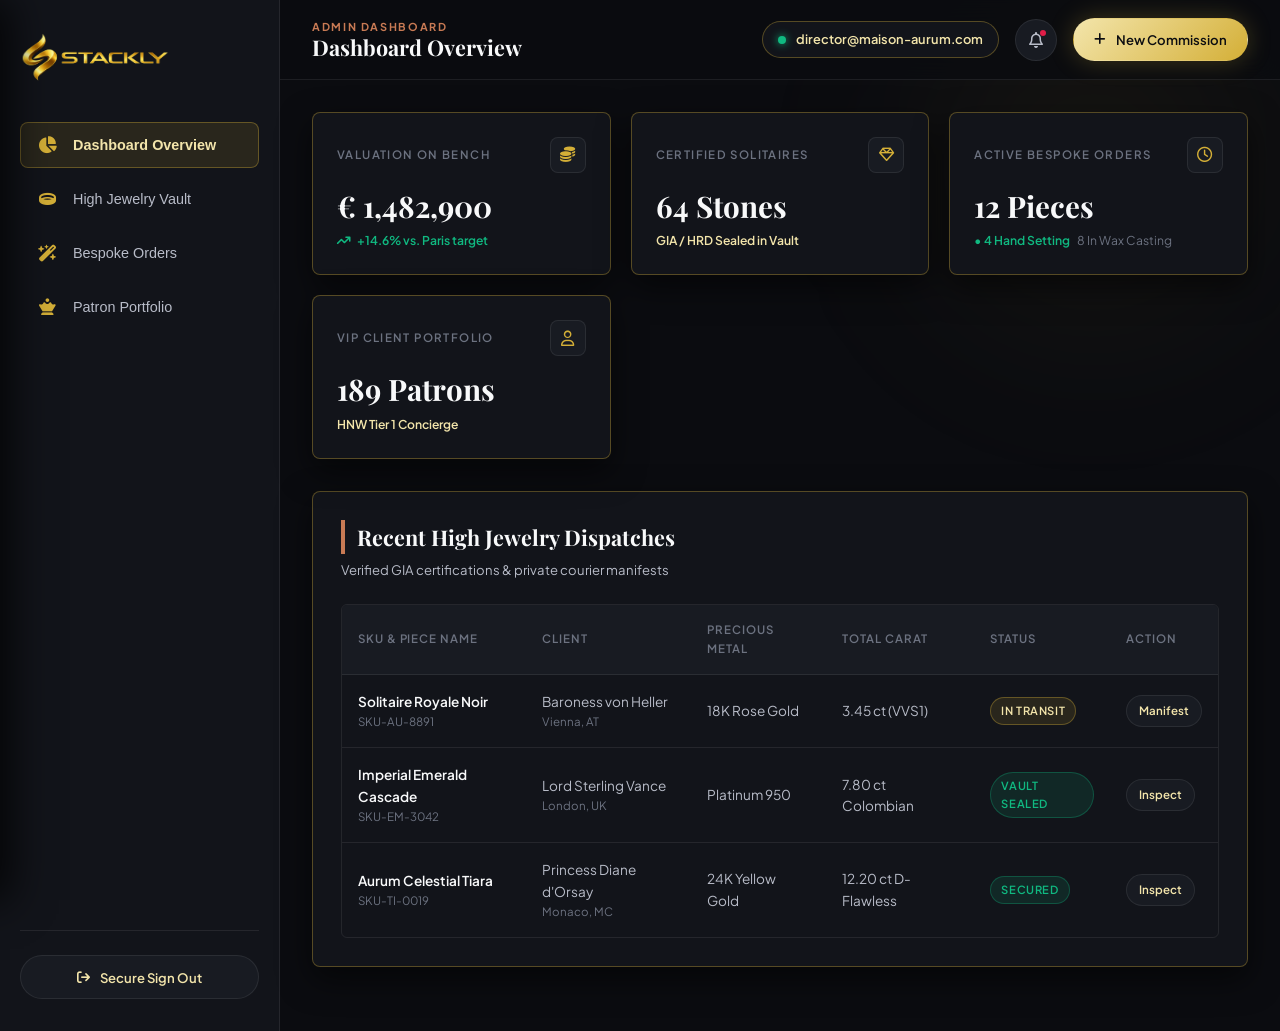
<file: admin.html>
<!DOCTYPE html>
<html lang="en">

<head>
  <meta charset="UTF-8">
  <meta name="viewport" content="width=device-width, initial-scale=1.0">
  <title>Admin Dashboard</title>
  <link rel="stylesheet" href="https://cdnjs.cloudflare.com/ajax/libs/font-awesome/6.5.1/css/all.min.css">
  <link
    href="https://fonts.googleapis.com/css2?family=Montserrat:wght@300;400;500;600;700&family=Playfair+Display:ital,wght@0,600;0,700;1,400&family=Plus+Jakarta+Sans:wght@400;500;600;700&display=swap"
    rel="stylesheet">
  <link rel="stylesheet" href="admin.css">
  <link rel="icon" href="./assets/logo.webp">


</head>

<body>

  <div class="dashboard-ambient-glow" aria-hidden="true"></div>

  <!-- MOBILE SLIDE-OUT DRAWER -->
  <div class="mobile-drawer-overlay" id="drawerOverlay"></div>
  <aside class="mobile-drawer" id="mobileDrawer">
    <div>
      <div class="drawer-header">
        <a href="index.html" class="brand-area" style="margin-bottom: 0;">
          <img src="./assets/logo 10.webp" alt="logo" height="50px" width="150px">
        </a>
        <button class="drawer-close-btn" id="drawerCloseBtn" aria-label="Close Navigation">
          <i class="fa-solid fa-xmark"></i>
        </button>
      </div>

      <div class="drawer-user-info">
        <div class="drawer-user-label">Authenticated Master</div>
        <div class="drawer-user-email logged-in-email-display">director@maison-aurum.com</div>
      </div>

      <nav>
        <ul class="nav-menu">
          <li>
            <button class="nav-item-btn active" data-target="overview">
              <i class="fa-solid fa-chart-pie"></i>
              <span>Dashboard Overview</span>
            </button>
          </li>
          <li>
            <button class="nav-item-btn" data-target="inventory">
              <i class="fa-solid fa-ring"></i>
              <span>High Jewelry Vault</span>
            </button>
          </li>
          <li>
            <button class="nav-item-btn" data-target="orders">
              <i class="fa-solid fa-wand-magic-sparkles"></i>
              <span>Bespoke Orders</span>
            </button>
          </li>
          <li>
            <button class="nav-item-btn" data-target="clients">
              <i class="fa-solid fa-chess-queen"></i>
              <span>Patron Portfolio</span>
            </button>
          </li>
        </ul>
      </nav>
    </div>

    <div style="display: flex; flex-direction: column; gap: 0.75rem;">
      <a href="error.html" class="btn btn-gold" style="width: 100%;">
        <i class="fa-solid fa-plus"></i>
        <span>New Commission</span>
      </a>
      <a href="auth.html" class="btn btn-secondary" style="width: 100%;">
        <i class="fa-solid fa-arrow-right-from-bracket"></i>
        <span>Lock Vault & Sign Out</span>
      </a>
    </div>
  </aside>

  <!-- APP VIEWPORT -->
  <div class="app-layout">

    <!-- DESKTOP SIDEBAR -->
    <aside class="desktop-sidebar">
      <div>
        <a href="index.html" class="brand-area">
          <img src="./assets/logo 10.webp" alt="logo" height="50px" width="150px">
        </a>
        <nav>
          <ul class="nav-menu">
            <li>
              <button class="nav-item-btn active" data-target="overview">
                <i class="fa-solid fa-chart-pie"></i>
                <span>Dashboard Overview</span>
              </button>
            </li>
            <li>
              <button class="nav-item-btn" data-target="inventory">
                <i class="fa-solid fa-ring"></i>
                <span>High Jewelry Vault</span>
              </button>
            </li>
            <li>
              <button class="nav-item-btn" data-target="orders">
                <i class="fa-solid fa-wand-magic-sparkles"></i>
                <span>Bespoke Orders</span>
              </button>
            </li>
            <li>
              <button class="nav-item-btn" data-target="clients">
                <i class="fa-solid fa-chess-queen"></i>
                <span>Patron Portfolio</span>
              </button>
            </li>
          </ul>
        </nav>
      </div>

      <div style="border-top: 1px solid var(--border-subtle); padding-top: 1.5rem;">
        <a href="auth.html" class="btn btn-secondary" style="width: 100%;">
          <i class="fa-solid fa-arrow-right-from-bracket"></i>
          <span>Secure Sign Out</span>
        </a>
      </div>
    </aside>

    <!-- MAIN VIEWPORT -->
    <main class="main-viewport">

      <!-- TOPBAR NAVIGATION -->
      <header class="topbar">
        <div class="topbar-left">
          <button class="hamburger-btn" id="drawerOpenBtn" aria-label="Open Navigation">
            <i class="fa-solid fa-bars"></i>
          </button>

          <div class="view-title-wrap">
            <span class="view-breadcrumb"> Admin Dashboard </span>
            <h1 class="view-heading" id="currentViewHeading">Dashboard Overview</h1>
          </div>
        </div>

        <div class="topbar-right">
          <!-- Real-Time Logged-in Email Pill -->
          <div class="user-email-pill" title="Active Authenticated Session">
            <span class="status-pulse"></span>
            <span class="active-email-text logged-in-email-display">director@maison-aurum.com</span>
          </div>

          <a href="error.html" class="btn-icon-round" aria-label="Notifications">
            <i class="fa-regular fa-bell"></i>
            <span class="notification-dot"></span>
          </a>

          <a href="error.html" class="btn btn-gold btn-new-commission">
            <i class="fa-solid fa-plus"></i>
            <span>New Commission</span>
          </a>
        </div>
      </header>

      <!-- CONTENT SECTIONS -->
      <div class="dashboard-content-body">

        <!-- SECTION 1: OVERVIEW -->
        <section class="content-panel active" id="overviewPanel">
          <div class="kpi-grid">
            <div class="jewelry-card">
              <div class="kpi-header">
                <span class="kpi-label">Valuation On Bench</span>
                <div class="kpi-icon-box"><i class="fa-solid fa-coins"></i></div>
              </div>
              <div class="kpi-value">&euro; 1,482,900</div>
              <div class="kpi-subtext text-emerald">
                <i class="fa-solid fa-arrow-trend-up"></i>
                <span>+14.6% vs. Paris target</span>
              </div>
            </div>

            <div class="jewelry-card">
              <div class="kpi-header">
                <span class="kpi-label">Certified Solitaires</span>
                <div class="kpi-icon-box"><i class="fa-regular fa-gem"></i></div>
              </div>
              <div class="kpi-value">64 Stones</div>
              <div class="kpi-subtext text-gold">
                <span>GIA / HRD Sealed in Vault</span>
              </div>
            </div>

            <div class="jewelry-card">
              <div class="kpi-header">
                <span class="kpi-label">Active Bespoke Orders</span>
                <div class="kpi-icon-box"><i class="fa-regular fa-clock"></i></div>
              </div>
              <div class="kpi-value">12 Pieces</div>
              <div class="kpi-subtext">
                <span class="text-emerald">&bull; 4 Hand Setting</span>
                <span>8 In Wax Casting</span>
              </div>
            </div>

            <div class="jewelry-card">
              <div class="kpi-header">
                <span class="kpi-label">VIP Client Portfolio</span>
                <div class="kpi-icon-box"><i class="fa-regular fa-user"></i></div>
              </div>
              <div class="kpi-value">189 Patrons</div>
              <div class="kpi-subtext text-gold">
                <span>HNW Tier 1 Concierge</span>
              </div>
            </div>
          </div>

          <!-- RECENT DISPATCHES TABLE -->
          <div class="table-container-card">
            <div class="card-title-header">
              <h2>Recent High Jewelry Dispatches</h2>
              <p>Verified GIA certifications & private courier manifests</p>
            </div>

            <!-- Responsive Wrapper Prevents Mobile Table Overflow -->
            <div class="table-responsive-wrapper">
              <table class="custom-admin-table">
                <thead>
                  <tr>
                    <th>SKU & Piece Name</th>
                    <th>Client</th>
                    <th>Precious Metal</th>
                    <th>Total Carat</th>
                    <th>Status</th>
                    <th>Action</th>
                  </tr>
                </thead>
                <tbody>
                  <tr>
                    <td>
                      <div style="font-weight: 600; color: var(--text-primary);">Solitaire Royale Noir</div>
                      <div style="font-size: 0.72rem; color: var(--text-muted);">SKU-AU-8891</div>
                    </td>
                    <td>
                      <div>Baroness von Heller</div>
                      <div style="font-size: 0.72rem; color: var(--text-muted);">Vienna, AT</div>
                    </td>
                    <td>18K Rose Gold</td>
                    <td>3.45 ct (VVS1)</td>
                    <td><span class="badge-status badge-dispatch">In Transit</span></td>
                    <td><a href="error.html" class="btn btn-secondary"
                        style="padding: 0.35rem 0.75rem; font-size: 0.72rem;">Manifest</a></td>
                  </tr>
                  <tr>
                    <td>
                      <div style="font-weight: 600; color: var(--text-primary);">Imperial Emerald Cascade</div>
                      <div style="font-size: 0.72rem; color: var(--text-muted);">SKU-EM-3042</div>
                    </td>
                    <td>
                      <div>Lord Sterling Vance</div>
                      <div style="font-size: 0.72rem; color: var(--text-muted);">London, UK</div>
                    </td>
                    <td>Platinum 950</td>
                    <td>7.80 ct Colombian</td>
                    <td><span class="badge-status badge-in-vault">Vault Sealed</span></td>
                    <td><a href="error.html" class="btn btn-secondary"
                        style="padding: 0.35rem 0.75rem; font-size: 0.72rem;">Inspect</a></td>
                  </tr>
                  <tr>
                    <td>
                      <div style="font-weight: 600; color: var(--text-primary);">Aurum Celestial Tiara</div>
                      <div style="font-size: 0.72rem; color: var(--text-muted);">SKU-TI-0019</div>
                    </td>
                    <td>
                      <div>Princess Diane d'Orsay</div>
                      <div style="font-size: 0.72rem; color: var(--text-muted);">Monaco, MC</div>
                    </td>
                    <td>24K Yellow Gold</td>
                    <td>12.20 ct D-Flawless</td>
                    <td><span class="badge-status badge-in-vault">Secured</span></td>
                    <td><a href="error.html" class="btn btn-secondary"
                        style="padding: 0.35rem 0.75rem; font-size: 0.72rem;">Inspect</a></td>
                  </tr>
                </tbody>
              </table>
            </div>
          </div>
        </section>

        <!-- SECTION 2: INVENTORY -->
        <section class="content-panel" id="inventoryPanel">
          <div class="table-container-card">
            <div class="card-title-header">
              <h2>High Jewelry Vault Reserve</h2>
              <p>Certified loose diamonds, colored gemstones, and bullion ingots</p>
            </div>
            <div class="table-responsive-wrapper">
              <table class="custom-admin-table">
                <thead>
                  <tr>
                    <th>Gem / Metal Ref</th>
                    <th>Cut & Clarity</th>
                    <th>Origin</th>
                    <th>Carat / Grams</th>
                    <th>Appraisal</th>
                    <th>Action</th>
                  </tr>
                </thead>
                <tbody>
                  <tr>
                    <td><strong>D-Color Cushion Solitaire</strong></td>
                    <td>Excellent / IF</td>
                    <td>Kimberley Mine, ZA</td>
                    <td>4.12 ct</td>
                    <td>&euro; 185,000</td>
                    <td><a href="error.html" class="btn btn-secondary"
                        style="padding: 0.35rem 0.75rem; font-size: 0.72rem;">Details</a></td>
                  </tr>
                  <tr>
                    <td><strong>Royal Blue Burmese Sapphire</strong></td>
                    <td>Cushion Mixed / VVS</td>
                    <td>Mogok Valley, MM</td>
                    <td>6.50 ct</td>
                    <td>&euro; 94,000</td>
                    <td><a href="error.html" class="btn btn-secondary"
                        style="padding: 0.35rem 0.75rem; font-size: 0.72rem;">Details</a></td>
                  </tr>
                  <tr>
                    <td><strong>Pure 999.9 Gold Bullion Ingot</strong></td>
                    <td>Good Delivery Bar</td>
                    <td>Argor-Heraeus, CH</td>
                    <td>1,000 g</td>
                    <td>&euro; 71,200</td>
                    <td><a href="error.html" class="btn btn-secondary"
                        style="padding: 0.35rem 0.75rem; font-size: 0.72rem;">Details</a></td>
                  </tr>
                </tbody>
              </table>
            </div>
          </div>
        </section>

        <!-- SECTION 3: BESPOKE ORDERS -->
        <section class="content-panel" id="ordersPanel">
          <div class="table-container-card">
            <div class="card-title-header">
              <h2>Bespoke Commissions & Bench Queue</h2>
              <p>Active workshop assignments under master goldsmith inspection</p>
            </div>
            <div class="table-responsive-wrapper">
              <table class="custom-admin-table">
                <thead>
                  <tr>
                    <th>Commission Order</th>
                    <th>Master Jeweler</th>
                    <th>Phase</th>
                    <th>Delivery Deadline</th>
                    <th>Action</th>
                  </tr>
                </thead>
                <tbody>
                  <tr>
                    <td><strong>Art Deco Oval Pavé Setting</strong></td>
                    <td>Jean-Luc Mercier</td>
                    <td><span class="badge-status badge-dispatch">Micro-Pavé Setting</span></td>
                    <td>Oct 18, 2026</td>
                    <td><a href="error.html" class="btn btn-secondary"
                        style="padding: 0.35rem 0.75rem; font-size: 0.72rem;">Timeline</a></td>
                  </tr>
                  <tr>
                    <td><strong>Solitaire Engagement Platinum Ring</strong></td>
                    <td>Antoine Renaud</td>
                    <td><span class="badge-status badge-in-vault">Laser Engraving</span></td>
                    <td>Oct 24, 2026</td>
                    <td><a href="error.html" class="btn btn-secondary"
                        style="padding: 0.35rem 0.75rem; font-size: 0.72rem;">Timeline</a></td>
                  </tr>
                </tbody>
              </table>
            </div>
          </div>
        </section>

        <!-- SECTION 4: PATRONS -->
        <section class="content-panel" id="clientsPanel">
          <div class="table-container-card">
            <div class="card-title-header">
              <h2>Private Client Liaison Portfolio</h2>
              <p>Direct communication channels for salon consultations</p>
            </div>
            <div class="table-responsive-wrapper">
              <table class="custom-admin-table">
                <thead>
                  <tr>
                    <th>Patron Name</th>
                    <th>Tier</th>
                    <th>Primary Residence</th>
                    <th>Total Acquisitions</th>
                    <th>Liaison</th>
                  </tr>
                </thead>
                <tbody>
                  <tr>
                    <td><strong>Baroness von Heller</strong></td>
                    <td>Imperial Tier 1</td>
                    <td>Vienna, Austria</td>
                    <td>&euro; 420,000</td>
                    <td><a href="error.html" class="btn btn-secondary"
                        style="padding: 0.35rem 0.75rem; font-size: 0.72rem;">Connect</a></td>
                  </tr>
                  <tr>
                    <td><strong>Lord Sterling Vance</strong></td>
                    <td>Imperial Tier 1</td>
                    <td>Mayfair, London</td>
                    <td>&euro; 310,000</td>
                    <td><a href="error.html" class="btn btn-secondary"
                        style="padding: 0.35rem 0.75rem; font-size: 0.72rem;">Connect</a></td>
                  </tr>
                </tbody>
              </table>
            </div>
          </div>
        </section>

      </div>
    </main>
  </div>

  <script>
    document.addEventListener('DOMContentLoaded', () => {
      // 1. EXTRACT & DISPLAY LOGGED-IN EMAIL DYNAMICALLY
      function getLoggedInUserEmail() {
        // Priority 1: Check URL Parameters (?email=...)
        const params = new URLSearchParams(window.location.search);
        const emailParam = params.get('email');
        if (emailParam && emailParam.trim() !== '') {
          return decodeURIComponent(emailParam.trim());
        }

        // Priority 2: Check sessionStorage set by your login script
        const sessionEmail = sessionStorage.getItem('activeJewelryUserEmail');
        if (sessionEmail && sessionEmail.trim() !== '') {
          return sessionEmail.trim();
        }

        // Priority 3: Check registered user in localStorage
        const localUser = localStorage.getItem('registeredJewelryUser');
        if (localUser) {
          try {
            const parsed = JSON.parse(localUser);
            if (parsed.email) return parsed.email.trim();
          } catch (e) { }
        }

        // Fallback default
        return 'director@maison-aurum.com';
      }

      const activeEmail = getLoggedInUserEmail();
      document.querySelectorAll('.logged-in-email-display').forEach(el => {
        el.textContent = activeEmail;
      });

      // 2. MOBILE HAMBURGER MENU & BACKGROUND SCROLL LOCK
      const drawerOpenBtn = document.getElementById('drawerOpenBtn');
      const drawerCloseBtn = document.getElementById('drawerCloseBtn');
      const mobileDrawer = document.getElementById('mobileDrawer');
      const drawerOverlay = document.getElementById('drawerOverlay');

      function openDrawer() {
        mobileDrawer.classList.add('active');
        drawerOverlay.classList.add('active');
        document.body.classList.add('drawer-locked'); // Locks body scroll completely
      }

      function closeDrawer() {
        mobileDrawer.classList.remove('active');
        drawerOverlay.classList.remove('active');
        document.body.classList.remove('drawer-locked'); // Restores body scroll
      }

      if (drawerOpenBtn) drawerOpenBtn.addEventListener('click', openDrawer);
      if (drawerCloseBtn) drawerCloseBtn.addEventListener('click', closeDrawer);
      if (drawerOverlay) drawerOverlay.addEventListener('click', closeDrawer);

      // 3. TAB VIEW SWITCHING FOR DESKTOP & MOBILE NAV LINKS
      const navButtons = document.querySelectorAll('.nav-item-btn');
      const panels = {
        overview: document.getElementById('overviewPanel'),
        inventory: document.getElementById('inventoryPanel'),
        orders: document.getElementById('ordersPanel'),
        clients: document.getElementById('clientsPanel')
      };

      const headingMap = {
        overview: 'Dashboard Overview',
        inventory: 'High Jewelry Vault Reserve',
        orders: 'Bespoke Commissions & Bench Queue',
        clients: 'Private Client Liaison Portfolio'
      };

      navButtons.forEach(btn => {
        btn.addEventListener('click', () => {
          const target = btn.getAttribute('data-target');
          if (!target || !panels[target]) return;

          // Sync active class on all nav buttons (both desktop and mobile)
          navButtons.forEach(b => {
            if (b.getAttribute('data-target') === target) {
              b.classList.add('active');
            } else {
              b.classList.remove('active');
            }
          });

          // Switch panel visibility
          Object.values(panels).forEach(panel => {
            if (panel) panel.classList.remove('active');
          });
          panels[target].classList.add('active');

          // Update header title text
          const headingElem = document.getElementById('currentViewHeading');
          if (headingElem && headingMap[target]) {
            headingElem.textContent = headingMap[target];
          }

          // Auto-close mobile drawer & unlock background scroll
          closeDrawer();
        });
      });
    });
  </script>
</body>

</html>
</file>
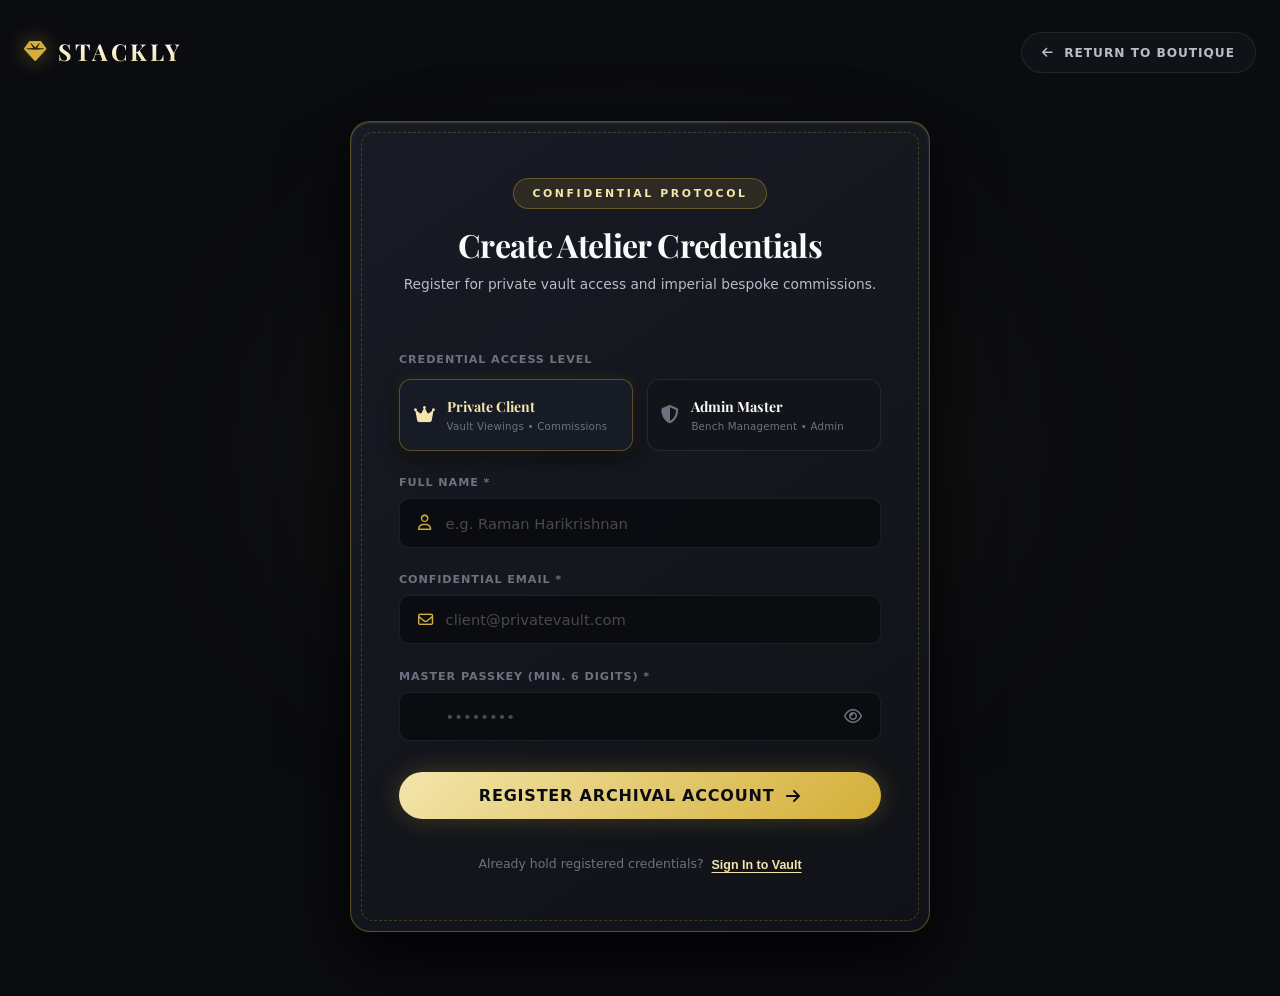
<file: auth.html>
<!DOCTYPE html>
<html lang="en">
<head>
  <meta charset="UTF-8">
  <meta name="viewport" content="width=device-width, initial-scale=1.0">
  <title>Private Atelier Access &bull; Authentication</title>
  <link rel="stylesheet" href="https://cdnjs.cloudflare.com/ajax/libs/font-awesome/6.5.1/css/all.min.css">
  <link href="https://fonts.googleapis.com/css2?family=Montserrat:wght@300;400;500;600;700&family=Playfair+Display:ital,wght@0,600;0,700;1,400&display=swap" rel="stylesheet">
  <link rel="stylesheet" href="auth.css">
  <link rel="stylesheet" href="root.css">
  <link rel="icon" href="./assets/logo.webp">

</head>
<body class="auth-body">

  <div class="auth-ambient-radial" aria-hidden="true"></div>

  <header class="auth-nav-strip">
    <a href="index.html" class="auth-brand-logo">
      <i class="fa-solid fa-gem brand-icon"></i>
      <span class="brand-text">STACKLY</span>
    </a>
    <a href="index.html" class="btn-go-back">
      <i class="fa-solid fa-arrow-left"></i>
      <span>Return to Boutique</span>
    </a>
  </header>

  <main class="auth-viewport-wrapper">
    <div class="auth-monolith-card">
      <div class="card-filigree-rim" aria-hidden="true"></div>

      <!-- 1. SIGNUP PANE (Initially Visible) -->
      <section class="auth-pane active" id="signupPane">
        <div class="pane-header">
          <span class="pane-badge">Confidential Protocol</span>
          <h1 class="pane-title">Create Atelier Credentials</h1>
          <p class="pane-sub">Register for private vault access and imperial bespoke commissions.</p>
        </div>

        <form class="auth-form" id="signupForm" novalidate>
          
          <!-- Custom User Tier Selector (No native <select>) -->
          <div class="form-group">
            <span class="field-sublabel">Credential Access Level</span>
            <input type="hidden" name="user_role" id="signupRoleInput" value="client">
            <div class="role-selector-wrap">
              <div class="role-chip active" data-role="client" tabindex="0" role="button">
                <i class="fa-solid fa-crown role-icon"></i>
                <div class="role-meta">
                  <span class="role-title">Private Client</span>
                  <span class="role-desc">Vault Viewings &bull; Commissions</span>
                </div>
              </div>
              <div class="role-chip" data-role="admin" tabindex="0" role="button">
                <i class="fa-solid fa-shield-halved role-icon"></i>
                <div class="role-meta">
                  <span class="role-title">Admin Master</span>
                  <span class="role-desc">Bench Management &bull; Admin</span>
                </div>
              </div>
            </div>
          </div>

          <!-- Name Field (Alphabets Only) -->
          <div class="form-group" id="signupNameGroup">
            <label for="signupName" class="field-sublabel">Full Name *</label>
            <div class="input-glow-frame">
              <i class="fa-regular fa-user field-icon"></i>
              <input type="text" id="signupName" class="luxury-auth-input" placeholder="e.g. Raman Harikrishnan" autocomplete="off">
            </div>
            <span class="auth-error-msg" id="signupNameError"></span>
          </div>

          <!-- Email Field -->
          <div class="form-group" id="signupEmailGroup">
            <label for="signupEmail" class="field-sublabel">Confidential Email *</label>
            <div class="input-glow-frame">
              <i class="fa-regular fa-envelope field-icon"></i>
              <input type="email" id="signupEmail" class="luxury-auth-input" placeholder="client@privatevault.com" autocomplete="off">
            </div>
            <span class="auth-error-msg" id="signupEmailError"></span>
          </div>

          <!-- Password Field with Toggle Eye -->
          <div class="form-group" id="signupPassGroup">
            <label for="signupPassword" class="field-sublabel">Master Passkey (Min. 6 Digits) *</label>
            <div class="input-glow-frame">
              <i class="fa-solid fa-lock-keyhole field-icon"></i>
              <input type="password" id="signupPassword" class="luxury-auth-input" placeholder="••••••••" autocomplete="new-password">
              <button type="button" class="eye-toggle-btn" aria-label="Toggle password visibility">
                <i class="fa-regular fa-eye eye-glyph"></i>
              </button>
            </div>
            <span class="auth-error-msg" id="signupPassError"></span>
          </div>

          <button type="submit" class="btn btn-gold btn-auth-submit">
            <span>Register Archival Account</span>
            <i class="fa-solid fa-arrow-right"></i>
          </button>

          <div class="pane-switch-footer">
            <span>Already hold registered credentials?</span>
            <button type="button" class="switch-link" id="linkToLogin">Sign In to Vault</button>
          </div>
        </form>
      </section>

      <!-- 2. LOGIN PANE -->
      <section class="auth-pane" id="loginPane">
        <div class="pane-header">
          <span class="pane-badge">Direct Access Liaison</span>
          <h2 class="pane-title">Vault Authentication</h2>
          <p class="pane-sub">Verify your encrypted identity to unlock your tailored salon dashboard.</p>
        </div>

        <form class="auth-form" id="loginForm" novalidate>
          
          <!-- Name Field (Alphabets Only) -->
          <div class="form-group" id="loginNameGroup">
            <label for="loginName" class="field-sublabel">Account Holder Name *</label>
            <div class="input-glow-frame">
              <i class="fa-regular fa-user field-icon"></i>
              <input type="text" id="loginName" class="luxury-auth-input" placeholder="e.g. Raman Harikrishnan" autocomplete="off">
            </div>
            <span class="auth-error-msg" id="loginNameError"></span>
          </div>

          <!-- Email Field -->
          <div class="form-group" id="loginEmailGroup">
            <label for="loginEmail" class="field-sublabel">Registered Email *</label>
            <div class="input-glow-frame">
              <i class="fa-regular fa-envelope field-icon"></i>
              <input type="email" id="loginEmail" class="luxury-auth-input" placeholder="client@privatevault.com" autocomplete="off">
            </div>
            <span class="auth-error-msg" id="loginEmailError"></span>
          </div>

          <!-- Password Field with Toggle Eye -->
          <div class="form-group" id="loginPassGroup">
            <div class="field-label-split">
              <label for="loginPassword" class="field-sublabel">Master Passkey *</label>
              <button type="button" class="switch-link link-forgot" id="linkToForgot">Forgot Passkey?</button>
            </div>
            <div class="input-glow-frame">
              <i class="fa-solid fa-lock-keyhole field-icon"></i>
              <input type="password" id="loginPassword" class="luxury-auth-input" placeholder="••••••••" autocomplete="current-password">
              <button type="button" class="eye-toggle-btn" aria-label="Toggle password visibility">
                <i class="fa-regular fa-eye eye-glyph"></i>
              </button>
            </div>
            <span class="auth-error-msg" id="loginPassError"></span>
          </div>

          <button type="submit" class="btn btn-gold btn-auth-submit">
            <span>Authenticate &bull; Enter Dashboard</span>
            <i class="fa-solid fa-arrow-right"></i>
          </button>

          <div class="pane-switch-footer">
            <span>Requiring first-time salon access?</span>
            <button type="button" class="switch-link" id="linkToSignup">Create Credentials</button>
          </div>
        </form>
      </section>

      <!-- 3. FORGOT PASSWORD PANE -->
      <section class="auth-pane" id="forgotPane">
        <div class="pane-header">
          <span class="pane-badge">Security Recovery</span>
          <h2 class="pane-title">Passkey Restoration</h2>
          <p class="pane-sub">Transmit your registered email to request an encrypted recovery token.</p>
        </div>

        <form class="auth-form" id="forgotForm" novalidate>
          
          <div class="form-group" id="forgotEmailGroup">
            <label for="forgotEmail" class="field-sublabel">Registered Email Address *</label>
            <div class="input-glow-frame">
              <i class="fa-regular fa-envelope field-icon"></i>
              <input type="email" id="forgotEmail" class="luxury-auth-input" placeholder="client@privatevault.com" autocomplete="off">
            </div>
            <span class="auth-error-msg" id="forgotEmailError"></span>
          </div>

          <button type="submit" class="btn btn-gold btn-auth-submit">
            <span>Transmit Recovery Request</span>
            <i class="fa-solid fa-arrow-right"></i>
          </button>

          <div class="pane-switch-footer">
            <span>Remembered your master credentials?</span>
            <button type="button" class="switch-link" id="linkBackToLogin">Back to Sign In</button>
          </div>
        </form>
      </section>

    </div>
  </main>

  <script>

document.addEventListener('DOMContentLoaded', () => {
  // Navigation & Panes
  const signupPane = document.getElementById('signupPane');
  const loginPane = document.getElementById('loginPane');
  const forgotPane = document.getElementById('forgotPane');

  const linkToLogin = document.getElementById('linkToLogin');
  const linkToSignup = document.getElementById('linkToSignup');
  const linkToForgot = document.getElementById('linkToForgot');
  const linkBackToLogin = document.getElementById('linkBackToLogin');

  function showPane(paneToShow) {
    [signupPane, loginPane, forgotPane].forEach(p => p.classList.remove('active'));
    paneToShow.classList.add('active');
  }

  if (linkToLogin) linkToLogin.addEventListener('click', () => showPane(loginPane));
  if (linkToSignup) linkToSignup.addEventListener('click', () => showPane(signupPane));
  if (linkToForgot) linkToForgot.addEventListener('click', () => showPane(forgotPane));
  if (linkBackToLogin) linkBackToLogin.addEventListener('click', () => showPane(loginPane));

  // Role Selector Logic (Signup)
  const roleChips = document.querySelectorAll('.role-chip');
  const roleInput = document.getElementById('signupRoleInput');

  roleChips.forEach(chip => {
    chip.addEventListener('click', () => {
      roleChips.forEach(c => c.classList.remove('active'));
      chip.classList.add('active');
      const selectedRole = chip.getAttribute('data-role');
      if (roleInput) roleInput.value = selectedRole;
    });
  });

  // Password Visibility Toggle Eye
  const eyeButtons = document.querySelectorAll('.eye-toggle-btn');
  eyeButtons.forEach(btn => {
    btn.addEventListener('click', () => {
      const input = btn.previousElementSibling;
      const icon = btn.querySelector('.eye-glyph');

      if (input.type === 'password') {
        input.type = 'text';
        icon.classList.remove('fa-eye');
        icon.classList.add('fa-eye-slash');
      } else {
        input.type = 'password';
        icon.classList.remove('fa-eye-slash');
        icon.classList.add('fa-eye');
      }
    });
  });

  // Validation Helpers
  const alphaRegex = /^[A-Za-z\s]{2,50}$/;
  const emailRegex = /^[a-zA-Z0-9._%+-]+@[a-zA-Z0-9.-]+\.[a-zA-Z]{2,}$/;

  function setErr(group, errElem, msg) {
    group.classList.add('has-error');
    errElem.textContent = msg;
  }

  function clrErr(group, errElem) {
    group.classList.remove('has-error');
    errElem.textContent = '';
  }

  // 1. SIGNUP VALIDATION & TRANSITION TO LOGIN
  const signupForm = document.getElementById('signupForm');
  const signupName = document.getElementById('signupName');
  const signupEmail = document.getElementById('signupEmail');
  const signupPass = document.getElementById('signupPassword');

  const sNameGroup = document.getElementById('signupNameGroup');
  const sEmailGroup = document.getElementById('signupEmailGroup');
  const sPassGroup = document.getElementById('signupPassGroup');

  const sNameErr = document.getElementById('signupNameError');
  const sEmailErr = document.getElementById('signupEmailError');
  const sPassErr = document.getElementById('signupPassError');

  signupForm.addEventListener('submit', (e) => {
    e.preventDefault();
    let isValid = true;

    // Validate Name (Alphabets only)
    const nameVal = signupName.value.trim();
    if (!nameVal) {
      setErr(sNameGroup, sNameErr, 'Full name is required.');
      isValid = false;
    } else if (!alphaRegex.test(nameVal)) {
      setErr(sNameGroup, sNameErr, 'Name must contain alphabets only (no numbers or symbols).');
      isValid = false;
    } else {
      clrErr(sNameGroup, sNameErr);
    }

    // Validate Email
    const emailVal = signupEmail.value.trim();
    if (!emailVal) {
      setErr(sEmailGroup, sEmailErr, 'Email address is required.');
      isValid = false;
    } else if (!emailRegex.test(emailVal)) {
      setErr(sEmailGroup, sEmailErr, 'Please enter a valid email address.');
      isValid = false;
    } else {
      clrErr(sEmailGroup, sEmailErr);
    }

    // Validate Password (min 6 digits)
    const passVal = signupPass.value;
    if (!passVal) {
      setErr(sPassGroup, sPassErr, 'Master passkey is required.');
      isValid = false;
    } else if (passVal.length < 6) {
      setErr(sPassGroup, sPassErr, 'Passkey must contain a minimum of 6 characters.');
      isValid = false;
    } else {
      clrErr(sPassGroup, sPassErr);
    }

    if (!isValid) return;

    // Save registered user credentials into localStorage
    const chosenRole = roleInput ? roleInput.value : 'client';
    const registeredAccount = {
      name: nameVal,
      email: emailVal,
      pass: passVal,
      role: chosenRole
    };
    localStorage.setItem('registeredJewelryUser', JSON.stringify(registeredAccount));

    // Clear inputs automatically
    signupName.value = '';
    signupEmail.value = '';
    signupPass.value = '';

    // Switch smoothly to Login Pane
    showPane(loginPane);

    // Pre-fill registered credentials in Login for seamless UX
    const loginNameField = document.getElementById('loginName');
    const loginEmailField = document.getElementById('loginEmail');
    if (loginNameField) loginNameField.value = nameVal;
    if (loginEmailField) loginEmailField.value = emailVal;
  });

  // 2. LOGIN VALIDATION & DASHBOARD REDIRECTION
  const loginForm = document.getElementById('loginForm');
  const loginName = document.getElementById('loginName');
  const loginEmail = document.getElementById('loginEmail');
  const loginPass = document.getElementById('loginPassword');

  const lNameGroup = document.getElementById('loginNameGroup');
  const lEmailGroup = document.getElementById('loginEmailGroup');
  const lPassGroup = document.getElementById('loginPassGroup');

  const lNameErr = document.getElementById('loginNameError');
  const lEmailErr = document.getElementById('loginEmailError');
  const lPassErr = document.getElementById('loginPassError');

  loginForm.addEventListener('submit', (e) => {
    e.preventDefault();
    let isValid = true;

    // Validate Name (Alphabets only)
    const nameVal = loginName.value.trim();
    if (!nameVal) {
      setErr(lNameGroup, lNameErr, 'Account name is required.');
      isValid = false;
    } else if (!alphaRegex.test(nameVal)) {
      setErr(lNameGroup, lNameErr, 'Account name must contain alphabets only.');
      isValid = false;
    } else {
      clrErr(lNameGroup, lNameErr);
    }

    // Validate Email
    const emailVal = loginEmail.value.trim();
    if (!emailVal) {
      setErr(lEmailGroup, lEmailErr, 'Email address is required.');
      isValid = false;
    } else if (!emailRegex.test(emailVal)) {
      setErr(lEmailGroup, lEmailErr, 'Please enter a valid email address.');
      isValid = false;
    } else {
      clrErr(lEmailGroup, lEmailErr);
    }

    // Validate Password (min 6 digits)
    const passVal = loginPass.value;
    if (!passVal) {
      setErr(lPassGroup, lPassErr, 'Master passkey is required.');
      isValid = false;
    } else if (passVal.length < 6) {
      setErr(lPassGroup, lPassErr, 'Passkey must contain a minimum of 6 characters.');
      isValid = false;
    } else {
      clrErr(lPassGroup, lPassErr);
    }

    if (!isValid) return;

    // Save active session email & role for dashboard displays
    sessionStorage.setItem('activeJewelryUserEmail', emailVal);
    sessionStorage.setItem('activeJewelryUserName', nameVal);

    // Determine target dashboard based on registered role
    let targetRole = 'client';
    const storedUser = localStorage.getItem('registeredJewelryUser');
    if (storedUser) {
      try {
        const parsed = JSON.parse(storedUser);
        if (parsed.email === emailVal && parsed.role) {
          targetRole = parsed.role;
        }
      } catch (err) {}
    }

    // Clear inputs automatically
    loginName.value = '';
    loginEmail.value = '';
    loginPass.value = '';

    // Redirect to respective dashboard with email param
    if (targetRole === 'admin') {
      window.location.href = `admin.html?email=${encodeURIComponent(emailVal)}`;
    } else {
      window.location.href = `client.html?email=${encodeURIComponent(emailVal)}`;
    }
  });

  // 3. FORGOT PASSWORD VALIDATION & REDIRECT TO ERROR.HTML
  const forgotForm = document.getElementById('forgotForm');
  const forgotEmail = document.getElementById('forgotEmail');
  const fEmailGroup = document.getElementById('forgotEmailGroup');
  const fEmailErr = document.getElementById('forgotEmailError');

  forgotForm.addEventListener('submit', (e) => {
    e.preventDefault();
    const emailVal = forgotEmail.value.trim();

    if (!emailVal) {
      setErr(fEmailGroup, fEmailErr, 'Email address is required.');
      return;
    } else if (!emailRegex.test(emailVal)) {
      setErr(fEmailGroup, fEmailErr, 'Please enter a valid registered email address.');
      return;
    }

    clrErr(fEmailGroup, fEmailErr);

    // Clear inputs automatically
    forgotEmail.value = '';

    // Redirect to existing error.html page as specified
    window.location.href = 'error.html';
  });

  // Real-time clearance of error states on input
  [signupName, loginName].forEach(input => {
    input.addEventListener('input', () => {
      const group = input.closest('.form-group');
      const err = group.querySelector('.auth-error-msg');
      if (group.classList.contains('has-error')) clrErr(group, err);
    });
  });

  [signupEmail, loginEmail, forgotEmail].forEach(input => {
    input.addEventListener('input', () => {
      const group = input.closest('.form-group');
      const err = group.querySelector('.auth-error-msg');
      if (group.classList.contains('has-error')) clrErr(group, err);
    });
  });

  [signupPass, loginPass].forEach(input => {
    input.addEventListener('input', () => {
      const group = input.closest('.form-group');
      const err = group.querySelector('.auth-error-msg');
      if (group.classList.contains('has-error')) clrErr(group, err);
    });
  });
});

  </script>


</body>
</html>
</file>
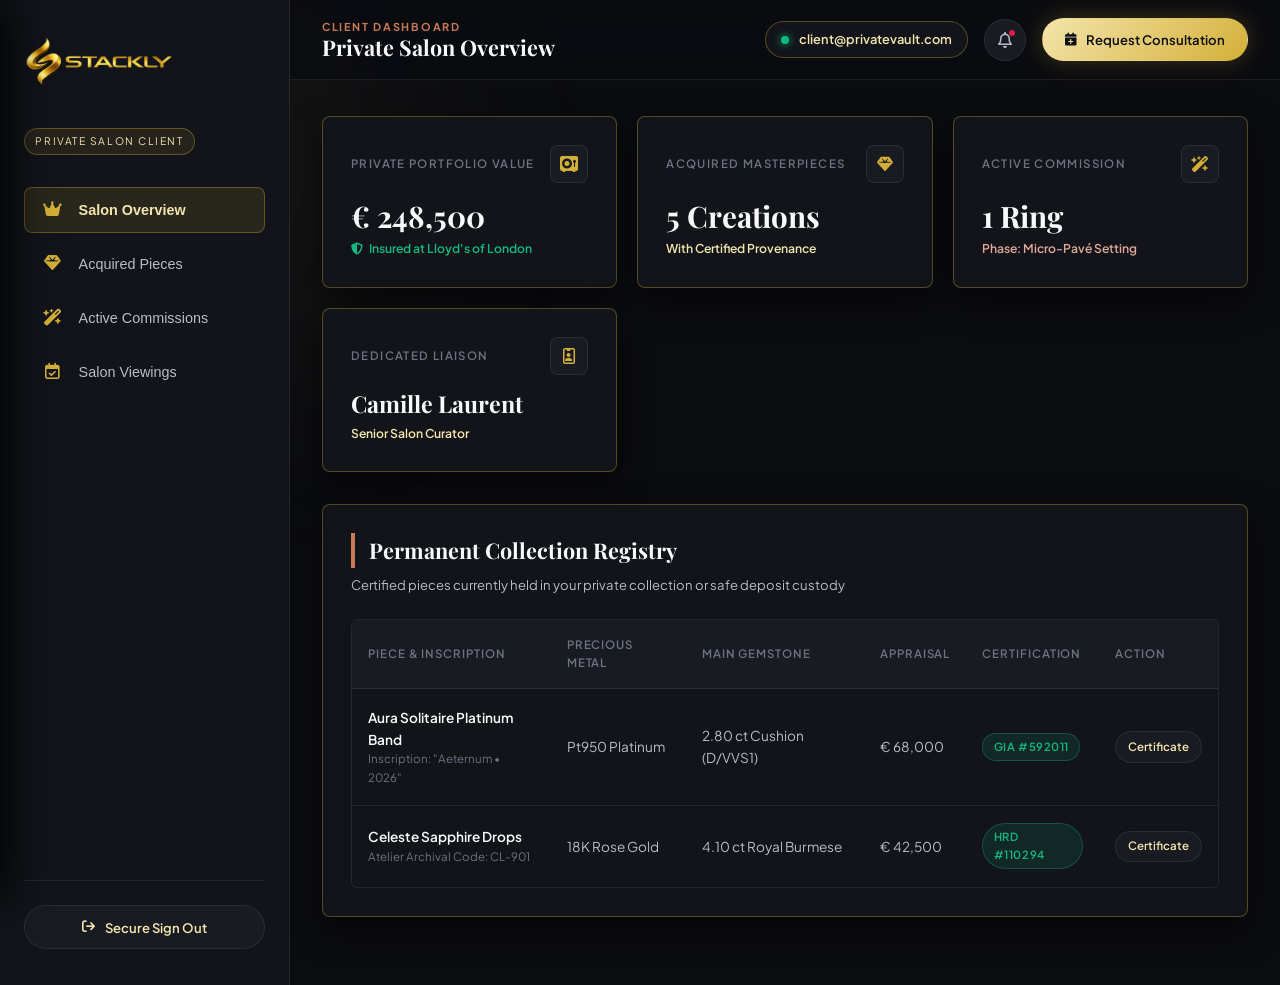
<file: client.html>
<!DOCTYPE html>
<html lang="en">

<head>
  <meta charset="UTF-8">
  <meta name="viewport" content="width=device-width, initial-scale=1.0">
  <title>Maison Aurum &bull; Private Client Salon</title>
  <link rel="stylesheet" href="https://cdnjs.cloudflare.com/ajax/libs/font-awesome/6.5.1/css/all.min.css">
  <link
    href="https://fonts.googleapis.com/css2?family=Montserrat:wght@300;400;500;600;700&family=Playfair+Display:ital,wght@0,600;0,700;1,400&family=Plus+Jakarta+Sans:wght@400;500;600;700&display=swap"
    rel="stylesheet">
  <link rel="stylesheet" href="client.css">
  <link rel="icon" href="./assets/logo.webp">

</head>

<body>

  <div class="client-ambient-glow" aria-hidden="true"></div>

  <!-- MOBILE SLIDE-OUT DRAWER -->
  <div class="mobile-drawer-overlay" id="clientDrawerOverlay"></div>
  <aside class="mobile-drawer" id="clientMobileDrawer">
    <div>
      <div class="drawer-header">
        <a href="index.html" class="brand-area" style="margin-bottom: 0;">
          <img src="./assets/logo 10.webp" alt="logo" height="50px" width="150px">
        </a>
        <button class="drawer-close-btn" id="clientDrawerCloseBtn" aria-label="Close Navigation">
          <i class="fa-solid fa-xmark"></i>
        </button>
      </div>

      <div class="drawer-user-info">
        <div class="drawer-user-label">Private Patron Account</div>
        <div class="drawer-user-email logged-in-email-display">client@privatevault.com</div>
      </div>

      <nav>
        <ul class="nav-menu">
          <li>
            <button class="nav-item-btn active" data-target="overview">
              <i class="fa-solid fa-crown"></i>
              <span>Salon Overview</span>
            </button>
          </li>
          <li>
            <button class="nav-item-btn" data-target="acquisitions">
              <i class="fa-solid fa-gem"></i>
              <span>Acquired Pieces</span>
            </button>
          </li>
          <li>
            <button class="nav-item-btn" data-target="commissions">
              <i class="fa-solid fa-wand-magic-sparkles"></i>
              <span>Active Commissions</span>
            </button>
          </li>
          <li>
            <button class="nav-item-btn" data-target="appointments">
              <i class="fa-regular fa-calendar-check"></i>
              <span>Salon Viewings</span>
            </button>
          </li>
        </ul>
      </nav>
    </div>

    <div style="display: flex; flex-direction: column; gap: 0.75rem;">
      <a href="error.html" class="btn btn-gold" style="width: 100%;">
        <i class="fa-solid fa-calendar-plus"></i>
        <span>Request Consultation</span>
      </a>
      <a href="auth.html" class="btn btn-secondary" style="width: 100%;">
        <i class="fa-solid fa-arrow-right-from-bracket"></i>
        <span>Exit Private Salon</span>
      </a>
    </div>
  </aside>

  <!-- APP LAYOUT -->
  <div class="app-layout">

    <!-- DESKTOP CLIENT SIDEBAR -->
    <aside class="desktop-sidebar">
      <div>
        <a class="brand-area">
          <img src="./assets/logo 10.webp" alt="logo" height="50px" width="150px">
        </a>

        <span class="salon-tier-badge">Private Salon Client</span>

        <nav>
          <ul class="nav-menu">
            <li>
              <button class="nav-item-btn active" data-target="overview">
                <i class="fa-solid fa-crown"></i>
                <span>Salon Overview</span>
              </button>
            </li>
            <li>
              <button class="nav-item-btn" data-target="acquisitions">
                <i class="fa-solid fa-gem"></i>
                <span>Acquired Pieces</span>
              </button>
            </li>
            <li>
              <button class="nav-item-btn" data-target="commissions">
                <i class="fa-solid fa-wand-magic-sparkles"></i>
                <span>Active Commissions</span>
              </button>
            </li>
            <li>
              <button class="nav-item-btn" data-target="appointments">
                <i class="fa-regular fa-calendar-check"></i>
                <span>Salon Viewings</span>
              </button>
            </li>
          </ul>
        </nav>
      </div>

      <div style="border-top: 1px solid var(--border-subtle); padding-top: 1.5rem;">
        <a href="auth.html" class="btn btn-secondary" style="width: 100%;">
          <i class="fa-solid fa-arrow-right-from-bracket"></i>
          <span>Secure Sign Out</span>
        </a>
      </div>
    </aside>

    <!-- MAIN VIEWPORT -->
    <main class="main-viewport">

      <!-- TOPBAR NAVIGATION -->
      <header class="topbar">
        <div class="topbar-left">
          <button class="hamburger-btn" id="clientDrawerOpenBtn" aria-label="Toggle Salon Navigation">
            <i class="fa-solid fa-bars"></i>
          </button>

          <div class="view-title-wrap">
            <span class="view-breadcrumb">Client Dashboard</span>
            <h1 class="view-heading" id="clientViewHeading">Private Salon Overview</h1>
          </div>
        </div>

        <div class="topbar-right">
          <!-- Dynamic Logged-In User Email Pill -->
          <div class="user-email-pill" title="Private Client Verified Session">
            <span class="status-pulse"></span>
            <span class="active-email-text logged-in-email-display">client@privatevault.com</span>
          </div>

          <a href="error.html" class="btn-icon-round" aria-label="Salon Notifications">
            <i class="fa-regular fa-bell"></i>
            <span class="notification-dot"></span>
          </a>

          <a href="error.html" class="btn btn-gold btn-concierge-request">
            <i class="fa-solid fa-calendar-plus"></i>
            <span>Request Consultation</span>
          </a>
        </div>
      </header>

      <!-- CONTENT SECTIONS -->
      <div class="dashboard-content-body">

        <!-- SECTION 1: OVERVIEW -->
        <section class="content-panel active" id="overviewPanel">
          <div class="kpi-grid">
            <div class="jewelry-card">
              <div class="kpi-header">
                <span class="kpi-label">Private Portfolio Value</span>
                <div class="kpi-icon-box"><i class="fa-solid fa-vault"></i></div>
              </div>
              <div class="kpi-value">&euro; 248,500</div>
              <div class="kpi-subtext text-emerald">
                <i class="fa-solid fa-shield-halved"></i>
                <span>Insured at Lloyd's of London</span>
              </div>
            </div>

            <div class="jewelry-card">
              <div class="kpi-header">
                <span class="kpi-label">Acquired Masterpieces</span>
                <div class="kpi-icon-box"><i class="fa-solid fa-gem"></i></div>
              </div>
              <div class="kpi-value">5 Creations</div>
              <div class="kpi-subtext text-gold">
                <span>With Certified Provenance</span>
              </div>
            </div>

            <div class="jewelry-card">
              <div class="kpi-header">
                <span class="kpi-label">Active Commission</span>
                <div class="kpi-icon-box"><i class="fa-solid fa-wand-magic-sparkles"></i></div>
              </div>
              <div class="kpi-value">1 Ring</div>
              <div class="kpi-subtext text-rose">
                <span>Phase: Micro-Pavé Setting</span>
              </div>
            </div>

            <div class="jewelry-card">
              <div class="kpi-header">
                <span class="kpi-label">Dedicated Liaison</span>
                <div class="kpi-icon-box"><i class="fa-regular fa-id-badge"></i></div>
              </div>
              <div class="kpi-value" style="font-size: 1.45rem;">Camille Laurent</div>
              <div class="kpi-subtext text-gold">
                <span>Senior Salon Curator</span>
              </div>
            </div>
          </div>

          <!-- RECENT ACQUISITIONS SUMMARY TABLE -->
          <div class="table-container-card">
            <div class="card-title-header">
              <h2>Permanent Collection Registry</h2>
              <p>Certified pieces currently held in your private collection or safe deposit custody</p>
            </div>

            <div class="table-responsive-wrapper">
              <table class="custom-client-table">
                <thead>
                  <tr>
                    <th>Piece & Inscription</th>
                    <th>Precious Metal</th>
                    <th>Main Gemstone</th>
                    <th>Appraisal</th>
                    <th>Certification</th>
                    <th>Action</th>
                  </tr>
                </thead>
                <tbody>
                  <tr>
                    <td>
                      <div style="font-weight: 600; color: var(--text-primary);">Aura Solitaire Platinum Band</div>
                      <div style="font-size: 0.72rem; color: var(--text-muted);">Inscription: "Aeternum &bull; 2026"
                      </div>
                    </td>
                    <td>Pt950 Platinum</td>
                    <td>2.80 ct Cushion (D/VVS1)</td>
                    <td>&euro; 68,000</td>
                    <td><span class="badge-status badge-certified">GIA #592011</span></td>
                    <td><a href="error.html" class="btn btn-secondary"
                        style="padding: 0.35rem 0.75rem; font-size: 0.72rem;">Certificate</a></td>
                  </tr>
                  <tr>
                    <td>
                      <div style="font-weight: 600; color: var(--text-primary);">Celeste Sapphire Drops</div>
                      <div style="font-size: 0.72rem; color: var(--text-muted);">Atelier Archival Code: CL-901</div>
                    </td>
                    <td>18K Rose Gold</td>
                    <td>4.10 ct Royal Burmese</td>
                    <td>&euro; 42,500</td>
                    <td><span class="badge-status badge-certified">HRD #110294</span></td>
                    <td><a href="error.html" class="btn btn-secondary"
                        style="padding: 0.35rem 0.75rem; font-size: 0.72rem;">Certificate</a></td>
                  </tr>
                </tbody>
              </table>
            </div>
          </div>
        </section>

        <!-- SECTION 2: ACQUIRED PIECES -->
        <section class="content-panel" id="acquisitionsPanel">
          <div class="table-container-card">
            <div class="card-title-header">
              <h2>Archival Vault Portfolio</h2>
              <p>Comprehensive register of your completed jewelry acquisitions</p>
            </div>

            <div class="pieces-grid">
              <div class="piece-card">
                <div>
                  <div class="piece-header">
                    <h3 class="piece-title">Solitaire Royale Noir</h3>
                    <span class="badge-status badge-certified">Acquired</span>
                  </div>
                  <p class="piece-meta">18K Rose Gold &bull; 3.45 ct Solitaire</p>
                </div>
                <div>
                  <div
                    style="font-family: var(--font-heading); font-size: 1.25rem; color: var(--gold-light); margin-bottom: 0.75rem;">
                    &euro; 85,000</div>
                  <a href="error.html" class="btn btn-secondary" style="width: 100%;">View Provenance &bull;
                    error.html</a>
                </div>
              </div>

              <div class="piece-card">
                <div>
                  <div class="piece-header">
                    <h3 class="piece-title">Imperial Emerald Pendant</h3>
                    <span class="badge-status badge-certified">Acquired</span>
                  </div>
                  <p class="piece-meta">Platinum 950 &bull; 5.20 ct Colombian Emerald</p>
                </div>
                <div>
                  <div
                    style="font-family: var(--font-heading); font-size: 1.25rem; color: var(--gold-light); margin-bottom: 0.75rem;">
                    &euro; 53,000</div>
                  <a href="error.html" class="btn btn-secondary" style="width: 100%;">View Provenance &bull;
                    error.html</a>
                </div>
              </div>
            </div>
          </div>
        </section>

        <!-- SECTION 3: BESPOKE COMMISSIONS -->
        <section class="content-panel" id="commissionsPanel">
          <div class="table-container-card">
            <div class="card-title-header">
              <h2>Bespoke Commission Progress</h2>
              <p>Live artisan tracking of items being hand-crafted in the Paris atelier</p>
            </div>

            <div class="table-responsive-wrapper">
              <table class="custom-client-table">
                <thead>
                  <tr>
                    <th>Commission</th>
                    <th>Master Jeweler</th>
                    <th>Current Phase</th>
                    <th>Target Completion</th>
                    <th>Private Updates</th>
                  </tr>
                </thead>
                <tbody>
                  <tr>
                    <td>
                      <strong>Artisan Signet Ring</strong>
                      <div style="font-size: 0.72rem; color: var(--text-muted);">24K Yellow Gold with Deep Seal
                        Engraving</div>
                    </td>
                    <td>Jean-Luc Mercier</td>
                    <td><span class="badge-status badge-progress">Micro-Pavé Setting</span></td>
                    <td>October 28, 2026</td>
                    <td><a href="error.html" class="btn btn-secondary"
                        style="padding: 0.35rem 0.75rem; font-size: 0.72rem;">Bench Photos</a></td>
                  </tr>
                </tbody>
              </table>
            </div>
          </div>
        </section>

        <!-- SECTION 4: SALON APPOINTMENTS -->
        <section class="content-panel" id="appointmentsPanel">
          <div class="table-container-card">
            <div class="card-title-header">
              <h2>Private Salon Viewings & Consultations</h2>
              <p>Reserved private appointments with your dedicated jewelry concierge</p>
            </div>

            <div class="table-responsive-wrapper">
              <table class="custom-client-table">
                <thead>
                  <tr>
                    <th>Appointment Type</th>
                    <th>Salon Location</th>
                    <th>Scheduled Date</th>
                    <th>Concierge</th>
                    <th>Status</th>
                    <th>Manage</th>
                  </tr>
                </thead>
                <tbody>
                  <tr>
                    <td><strong>Private Vault Viewing (Rare Gems)</strong></td>
                    <td>Place Vendôme, Paris</td>
                    <td>October 15, 2026 - 15:00 CET</td>
                    <td>Camille Laurent</td>
                    <td><span class="badge-status badge-scheduled">Confirmed</span></td>
                    <td><a href="error.html" class="btn btn-secondary"
                        style="padding: 0.35rem 0.75rem; font-size: 0.72rem;">Reschedule</a></td>
                  </tr>
                </tbody>
              </table>
            </div>
          </div>
        </section>

      </div>
    </main>
  </div>

  <script>
    document.addEventListener('DOMContentLoaded', () => {
      // 1. EXTRACT & DISPLAY LOGGED-IN EMAIL DYNAMICALLY
      function getLoggedInUserEmail() {
        // Priority 1: Check URL Parameters (?email=...)
        const params = new URLSearchParams(window.location.search);
        const emailParam = params.get('email');
        if (emailParam && emailParam.trim() !== '') {
          return decodeURIComponent(emailParam.trim());
        }

        // Priority 2: Check sessionStorage set by your login script
        const sessionEmail = sessionStorage.getItem('activeJewelryUserEmail');
        if (sessionEmail && sessionEmail.trim() !== '') {
          return sessionEmail.trim();
        }

        // Priority 3: Check registered user in localStorage
        const localUser = localStorage.getItem('registeredJewelryUser');
        if (localUser) {
          try {
            const parsed = JSON.parse(localUser);
            if (parsed.email) return parsed.email.trim();
          } catch (e) { }
        }

        // Fallback default
        return 'client@privatevault.com';
      }

      const activeEmail = getLoggedInUserEmail();
      document.querySelectorAll('.logged-in-email-display').forEach(el => {
        el.textContent = activeEmail;
      });

      // 2. MOBILE HAMBURGER MENU & BACKGROUND SCROLL LOCK
      const drawerOpenBtn = document.getElementById('clientDrawerOpenBtn');
      const drawerCloseBtn = document.getElementById('clientDrawerCloseBtn');
      const mobileDrawer = document.getElementById('clientMobileDrawer');
      const drawerOverlay = document.getElementById('clientDrawerOverlay');

      function openDrawer() {
        mobileDrawer.classList.add('active');
        drawerOverlay.classList.add('active');
        document.body.classList.add('drawer-locked'); // Background does not scroll
      }

      function closeDrawer() {
        mobileDrawer.classList.remove('active');
        drawerOverlay.classList.remove('active');
        document.body.classList.remove('drawer-locked'); // Re-enable background scrolling
      }

      if (drawerOpenBtn) drawerOpenBtn.addEventListener('click', openDrawer);
      if (drawerCloseBtn) drawerCloseBtn.addEventListener('click', closeDrawer);
      if (drawerOverlay) drawerOverlay.addEventListener('click', closeDrawer);

      // 3. TAB VIEW SWITCHING FOR DESKTOP & MOBILE NAV LINKS
      const navButtons = document.querySelectorAll('.nav-item-btn');
      const panels = {
        overview: document.getElementById('overviewPanel'),
        acquisitions: document.getElementById('acquisitionsPanel'),
        commissions: document.getElementById('commissionsPanel'),
        appointments: document.getElementById('appointmentsPanel')
      };

      const headingMap = {
        overview: 'Private Salon Overview',
        acquisitions: 'Archival Vault Portfolio',
        commissions: 'Bespoke Commission Progress',
        appointments: 'Private Salon Viewings & Consultations'
      };

      navButtons.forEach(btn => {
        btn.addEventListener('click', () => {
          const target = btn.getAttribute('data-target');
          if (!target || !panels[target]) return;

          // Sync active button state
          navButtons.forEach(b => {
            if (b.getAttribute('data-target') === target) {
              b.classList.add('active');
            } else {
              b.classList.remove('active');
            }
          });

          // Show corresponding view
          Object.values(panels).forEach(panel => {
            if (panel) panel.classList.remove('active');
          });
          panels[target].classList.add('active');

          // Update heading
          const headingElem = document.getElementById('clientViewHeading');
          if (headingElem && headingMap[target]) {
            headingElem.textContent = headingMap[target];
          }

          // Automatically close drawer & unlock background scroll
          closeDrawer();
        });
      });
    });
  </script>
</body>

</html>
</file>
<file: admin.css>
:root {
      /* DARK BACKGROUND ELEVATIONS */
      --bg-primary: #0b0c10;
      --bg-secondary: #12141a;
      --bg-surface: #181b22;
      --bg-surface-elevated: #222631;
      --bg-main: var(--bg-primary);

      /* METALLIC ACCENTS & PRECIOUS METALS */
      --gold-primary: #d4af37;
      --gold-light: #f3e5ab;
      --gold-dark: #aa820a;
      --rose-gold: #e0a899;
      --platinum: #e5e8ec;
      --accent-copper: #c87a54;
      --accent-blush-soft: rgba(224, 168, 153, 0.12);

      --primary: var(--gold-primary);
      --primary-deep: var(--gold-dark);

      /* TYPOGRAPHY & CONTENT */
      --text-primary: #f8f9fa;
      --text-secondary: #b8bcc8;
      --text-muted: #6c7280;
      --text-inverse: #0b0c10;
      --text-heading: var(--text-primary);
      --text-body: var(--text-secondary);

      /* BORDERS & GLASS */
      --border-subtle: rgba(255, 255, 255, 0.08);
      --border-gold: rgba(212, 175, 55, 0.35);
      --glass-bg: rgba(18, 20, 26, 0.75);
      --glass-border: rgba(212, 175, 55, 0.18);

      /* GEMSTONE STATUS */
      --gem-emerald: #10b981;
      --gem-ruby: #e11d48;
      --gem-sapphire: #3b82f6;

      /* SHADOWS */
      --gold-glow: 0 0 24px rgba(212, 175, 55, 0.25);
      --card-shadow: 0 12px 32px rgba(0, 0, 0, 0.55);
      --shadow-sm: 0 2px 8px rgba(0, 0, 0, 0.35);
      --shadow-md: 0 6px 18px rgba(0, 0, 0, 0.45);
      --shadow-lg: 0 12px 30px rgba(0, 0, 0, 0.65);

      /* FONTS */
      --font-heading: 'Playfair Display', Georgia, serif;
      --font-body: 'Plus Jakarta Sans', system-ui, -apple-system, sans-serif;
      --transition-smooth: 0.35s cubic-bezier(0.16, 1, 0.3, 1);
      --transition-fast: 0.2s ease;
    }

    * {
      margin: 0;
      padding: 0;
      box-sizing: border-box;
    }

    html, body {
      max-width: 100%;
      overflow-x: hidden;
      background-color: var(--bg-main);
      color: var(--text-body);
      font-family: var(--font-body);
      line-height: 1.6;
      -webkit-font-smoothing: antialiased;
    }

    /* Background Scroll Lock for Mobile Menu */
    body.drawer-locked {
      overflow: hidden !important;
      touch-action: none;
    }

    a {
      text-decoration: none;
      color: inherit;
    }

    /* Ambient Lighting */
    .dashboard-ambient-glow {
      position: fixed;
      top: -10%;
      right: -5%;
      width: 500px;
      height: 500px;
      background: radial-gradient(circle, rgba(212, 175, 55, 0.08) 0%, transparent 70%);
      filter: blur(80px);
      pointer-events: none;
      z-index: 0;
    }

    /* MAIN LAYOUT WRAPPER */
    .app-layout {
      display: flex;
      min-height: 100vh;
      position: relative;
      z-index: 1;
      width: 100%;
      max-width: 100vw;
    }

    /* DESKTOP SIDEBAR */
    .desktop-sidebar {
      width: 280px;
      background: var(--bg-secondary);
      border-right: 1px solid var(--border-subtle);
      display: flex;
      flex-direction: column;
      justify-content: space-between;
      padding: 2rem 1.25rem;
      flex-shrink: 0;
    }

    .brand-area {
      display: flex;
      align-items: center;
      gap: 0.75rem;
      margin-bottom: 2.5rem;
    }

    .brand-icon {
      font-size: 1.5rem;
      color: var(--gold-primary);
    }

    .brand-title {
      font-family: var(--font-heading);
      font-size: 1.35rem;
      font-weight: 700;
      letter-spacing: 0.12em;
      color: var(--text-primary);
    }

    .nav-menu {
      display: flex;
      flex-direction: column;
      gap: 0.5rem;
      list-style: none;
    }

    .nav-item-btn {
      display: flex;
      align-items: center;
      gap: 1rem;
      padding: 0.85rem 1rem;
      border-radius: 8px;
      color: var(--text-secondary);
      font-size: 0.9rem;
      font-weight: 500;
      cursor: pointer;
      background: transparent;
      border: 1px solid transparent;
      width: 100%;
      text-align: left;
      transition: var(--transition-fast);
    }

    .nav-item-btn:hover {
      background: var(--bg-surface);
      color: var(--gold-light);
      border-color: var(--border-subtle);
    }

    .nav-item-btn.active {
      background: rgba(212, 175, 55, 0.12);
      border-color: var(--border-gold);
      color: var(--gold-light);
      font-weight: 600;
    }

    .nav-item-btn i {
      font-size: 1.05rem;
      width: 20px;
      text-align: center;
      color: var(--gold-primary);
    }

    /* MAIN CONTENT AREA */
    .main-viewport {
      flex: 1;
      display: flex;
      flex-direction: column;
      min-width: 0;
      width: 100%;
    }

    /* TOPBAR CONTAINER */
    .topbar {
      height: 80px;
      background: rgba(11, 12, 16, 0.85);
      backdrop-filter: blur(12px);
      -webkit-backdrop-filter: blur(12px);
      border-bottom: 1px solid var(--border-subtle);
      display: flex;
      align-items: center;
      justify-content: space-between;
      padding: 0 2rem;
      position: sticky;
      top: 0;
      z-index: 50;
      width: 100%;
      gap: 1rem;
    }

    .topbar-left {
      display: flex;
      align-items: center;
      gap: 1.25rem;
      min-width: 0;
    }

    .hamburger-btn {
      display: none;
      background: var(--bg-surface);
      border: 1px solid var(--border-subtle);
      color: var(--gold-primary);
      width: 42px;
      height: 42px;
      border-radius: 8px;
      cursor: pointer;
      align-items: center;
      justify-content: center;
      flex-shrink: 0;
      font-size: 1.15rem;
      transition: var(--transition-fast);
    }

    .hamburger-btn:hover {
      border-color: var(--gold-primary);
      background: var(--bg-surface-elevated);
    }

    .view-title-wrap {
      display: flex;
      flex-direction: column;
      min-width: 0;
    }

    .view-breadcrumb {
      font-size: 0.68rem;
      text-transform: uppercase;
      letter-spacing: 0.15em;
      color: var(--accent-copper);
      font-weight: 700;
      white-space: nowrap;
      overflow: hidden;
      text-overflow: ellipsis;
    }

    .view-heading {
      font-family: var(--font-heading);
      font-size: 1.35rem;
      color: var(--text-primary);
      white-space: nowrap;
      overflow: hidden;
      text-overflow: ellipsis;
      line-height: 1.2;
    }

    .topbar-right {
      display: flex;
      align-items: center;
      gap: 1rem;
      flex-shrink: 0;
    }

    /* USER EMAIL BADGE */
    .user-email-pill {
      display: flex;
      align-items: center;
      gap: 0.65rem;
      background: var(--bg-secondary);
      border: 1px solid var(--border-gold);
      padding: 0.45rem 0.95rem;
      border-radius: 9999px;
      max-width: 260px;
    }

    .status-pulse {
      width: 8px;
      height: 8px;
      border-radius: 50%;
      background: var(--gem-emerald);
      box-shadow: 0 0 8px var(--gem-emerald);
      flex-shrink: 0;
    }

    .active-email-text {
      font-size: 0.8rem;
      color: var(--gold-light);
      font-weight: 600;
      white-space: nowrap;
      overflow: hidden;
      text-overflow: ellipsis;
      direction: rtl;
      text-align: left;
    }

    .btn-icon-round {
      width: 42px;
      height: 42px;
      border-radius: 50%;
      background: var(--bg-surface);
      border: 1px solid var(--border-subtle);
      color: var(--text-secondary);
      display: flex;
      align-items: center;
      justify-content: center;
      cursor: pointer;
      position: relative;
      transition: var(--transition-fast);
      flex-shrink: 0;
    }

    .btn-icon-round:hover {
      border-color: var(--gold-primary);
      color: var(--gold-primary);
    }

    .notification-dot {
      position: absolute;
      top: 10px;
      right: 10px;
      width: 6px;
      height: 6px;
      border-radius: 50%;
      background: var(--gem-ruby);
    }

    /* BUTTONS */
    .btn {
      display: inline-flex;
      align-items: center;
      justify-content: center;
      gap: 0.6rem;
      font-family: var(--font-body);
      font-size: 0.82rem;
      font-weight: 600;
      padding: 0.65rem 1.25rem;
      border-radius: 9999px;
      cursor: pointer;
      border: 1.5px solid transparent;
      outline: none;
      transition: var(--transition-smooth);
      white-space: nowrap;
      flex-shrink: 0;
    }

    .btn-gold {
      background: linear-gradient(135deg, var(--gold-light), var(--gold-primary));
      color: var(--text-inverse);
      box-shadow: var(--gold-glow);
    }

    .btn-gold:hover {
      transform: translateY(-2px);
      box-shadow: 0 0 28px rgba(212, 175, 55, 0.4);
    }

    .btn-secondary {
      background: var(--bg-surface);
      color: var(--gold-light);
      border-color: var(--border-subtle);
    }

    .btn-secondary:hover {
      background: var(--accent-blush-soft);
      border-color: var(--gold-primary);
      transform: translateY(-2px);
    }

    /* CONTENT SECTIONS WRAPPER */
    .dashboard-content-body {
      padding: 2rem;
      flex: 1;
      width: 100%;
      max-width: 1400px;
      margin: 0 auto;
    }

    .content-panel {
      display: none;
    }

    .content-panel.active {
      display: block;
      animation: fadeInPanel 0.35s ease;
    }

    @keyframes fadeInPanel {
      from { opacity: 0; transform: translateY(6px); }
      to { opacity: 1; transform: translateY(0); }
    }

    /* KPI METRICS GRID */
    .kpi-grid {
      display: grid;
      grid-template-columns: repeat(auto-fit, minmax(240px, 1fr));
      gap: 1.25rem;
      margin-bottom: 2rem;
      width: 100%;
    }

    .jewelry-card {
      background: var(--bg-secondary);
      border: 1px solid var(--border-gold);
      color: var(--text-primary);
      border-radius: 8px;
      box-shadow: var(--card-shadow);
      padding: 1.5rem;
      display: flex;
      flex-direction: column;
      justify-content: space-between;
      min-width: 0;
    }

    .kpi-header {
      display: flex;
      align-items: center;
      justify-content: space-between;
      margin-bottom: 1rem;
    }

    .kpi-label {
      font-size: 0.72rem;
      text-transform: uppercase;
      letter-spacing: 0.12em;
      color: var(--text-muted);
      font-weight: 600;
    }

    .kpi-icon-box {
      width: 36px;
      height: 36px;
      border-radius: 8px;
      background: var(--bg-surface);
      border: 1px solid var(--border-subtle);
      display: flex;
      align-items: center;
      justify-content: center;
      color: var(--gold-primary);
      font-size: 0.95rem;
      flex-shrink: 0;
    }

    .kpi-value {
      font-family: var(--font-heading);
      font-size: 1.85rem;
      font-weight: 700;
      color: var(--text-primary);
      line-height: 1.15;
      margin-bottom: 0.5rem;
    }

    .kpi-subtext {
      font-size: 0.76rem;
      display: flex;
      align-items: center;
      gap: 0.4rem;
      color: var(--text-muted);
    }

    .text-emerald { color: var(--gem-emerald); font-weight: 600; }
    .text-gold { color: var(--gold-light); font-weight: 600; }

    /* TABLE SECTION */
    .table-container-card {
      background: var(--bg-secondary);
      border: 1px solid var(--border-gold);
      border-radius: 8px;
      box-shadow: var(--card-shadow);
      padding: 1.75rem;
      width: 100%;
      margin-bottom: 2rem;
    }

    .card-title-header {
      margin-bottom: 1.5rem;
      display: flex;
      flex-direction: column;
      gap: 0.3rem;
    }

    .card-title-header h2 {
      font-family: var(--font-heading);
      font-size: 1.35rem;
      border-left: 4px solid var(--accent-copper);
      padding-left: 12px;
      color: var(--text-primary);
    }

    .card-title-header p {
      font-size: 0.82rem;
      color: var(--text-secondary);
    }

    /* HORIZONTAL TABLE WRAPPER WITH SCROLL SHIELD */
    .table-responsive-wrapper {
      width: 100%;
      overflow-x: auto;
      -webkit-overflow-scrolling: touch;
      border-radius: 6px;
      border: 1px solid var(--border-subtle);
    }

    .custom-admin-table {
      width: 100%;
      border-collapse: collapse;
      text-align: left;
      min-width: 640px; /* Clean min-width to trigger clean horizontal scroll inside card */
    }

    .custom-admin-table th {
      background: var(--bg-surface);
      color: var(--text-muted);
      font-size: 0.72rem;
      text-transform: uppercase;
      letter-spacing: 0.08em;
      padding: 1rem;
      font-weight: 600;
      border-bottom: 1px solid var(--border-subtle);
    }

    .custom-admin-table td {
      padding: 1rem;
      font-size: 0.85rem;
      border-bottom: 1px solid var(--border-subtle);
      color: var(--text-secondary);
    }

    .custom-admin-table tr:last-child td {
      border-bottom: none;
    }

    .custom-admin-table tr:hover td {
      background: rgba(255, 255, 255, 0.02);
    }

    .badge-status {
      display: inline-flex;
      align-items: center;
      gap: 0.4rem;
      padding: 0.25rem 0.65rem;
      border-radius: 9999px;
      font-size: 0.7rem;
      font-weight: 600;
      text-transform: uppercase;
      letter-spacing: 0.05em;
    }

    .badge-in-vault {
      background: rgba(16, 185, 129, 0.12);
      color: var(--gem-emerald);
      border: 1px solid rgba(16, 185, 129, 0.3);
    }

    .badge-dispatch {
      background: rgba(212, 175, 55, 0.12);
      color: var(--gold-light);
      border: 1px solid var(--border-gold);
    }

    /* MOBILE SLIDE-OUT DRAWER */
    .mobile-drawer-overlay {
      position: fixed;
      inset: 0;
      background: rgba(0, 0, 0, 0.75);
      backdrop-filter: blur(8px);
      -webkit-backdrop-filter: blur(8px);
      z-index: 999;
      opacity: 0;
      pointer-events: none;
      transition: opacity 0.3s ease;
    }

    .mobile-drawer-overlay.active {
      opacity: 1;
      pointer-events: auto;
    }

    .mobile-drawer {
      position: fixed;
      top: 0;
      left: 0;
      bottom: 0;
      width: min(85vw, 320px);
      background: var(--bg-secondary);
      border-right: 1px solid var(--border-gold);
      z-index: 1000;
      transform: translateX(-100%);
      transition: transform 0.35s cubic-bezier(0.16, 1, 0.3, 1);
      display: flex;
      flex-direction: column;
      justify-content: space-between;
      padding: 2rem 1.5rem;
      box-shadow: 10px 0 40px rgba(0, 0, 0, 0.8);
    }

    .mobile-drawer.active {
      transform: translateX(0);
    }

    .drawer-header {
      display: flex;
      align-items: center;
      justify-content: space-between;
      margin-bottom: 2rem;
    }

    .drawer-close-btn {
      background: transparent;
      border: none;
      color: var(--text-muted);
      font-size: 1.35rem;
      cursor: pointer;
    }

    .drawer-user-info {
      padding: 1rem;
      background: var(--bg-surface);
      border: 1px solid var(--border-subtle);
      border-radius: 8px;
      margin-bottom: 1.5rem;
    }

    .drawer-user-label {
      font-size: 0.65rem;
      text-transform: uppercase;
      letter-spacing: 0.1em;
      color: var(--text-muted);
    }

    .drawer-user-email {
      font-size: 0.82rem;
      color: var(--gold-light);
      font-weight: 600;
      word-break: break-all;
    }

    /* RESPONSIVE BREAKPOINT - 768px */
    @media (max-width: 768px) {
      .desktop-sidebar {
        display: none;
      }

      .hamburger-btn {
        display: inline-flex;
      }

      .topbar {
        padding: 0 1rem;
        height: auto;
        min-height: 70px;
        flex-wrap: wrap;
        padding-top: 0.75rem;
        padding-bottom: 0.75rem;
        gap: 0.6rem;
      }

      .topbar-left {
        gap: 0.75rem;
        flex: 1 1 auto;
      }

      .view-heading {
        font-size: 0.9rem;
      }

      .view-breadcrumb {
        font-size: 0.62rem;
      }

      .topbar-right {
        gap: 0.5rem;
      }

      /* Compact email pill on mobile */
      .user-email-pill {
        max-width: 140px;
        padding: 0.35rem 0.65rem;
      }

      .active-email-text {
        font-size: 0.72rem;
      }

      .btn-new-commission {
        display: none; /* Accessible in mobile drawer and fast actions */
      }

      .dashboard-content-body {
        padding: 1.25rem 1rem;
      }

      .kpi-grid {
        grid-template-columns: 1fr;
        gap: 1rem;
      }

      .jewelry-card {
        padding: 1.25rem;
      }

      .table-container-card {
        padding: 1.25rem 1rem;
      }
    }
</file>
<file: auth.css>
/* ========================================================
   ROOT VARIABLES & BASE ARCHITECTURE
   ======================================================== */
:root {
  --bg-primary: #0b0c10;
  --bg-secondary: #12141c;
  --bg-card: #181b24;
  --gold-primary: #d4af37;
  --gold-light: #f3e5ab;
  --border-gold: #aa8232;
  --border-subtle: rgba(255, 255, 255, 0.08);
  --text-primary: #ffffff;
  --text-secondary: #cbd5e1;
  --text-muted: #7e8494;
  --font-heading: 'Playfair Display', serif;
  --font-body: 'Montserrat', sans-serif;
}

* {
  margin: 0;
  padding: 0;
  box-sizing: border-box;
}

body.auth-body {
  min-height: 100vh;
  background-color: var(--bg-primary);
  color: var(--text-primary);
  font-family: var(--font-body);
  display: flex;
  flex-direction: column;
  position: relative;
  overflow-x: hidden;
}

/* Ambient Radial Glow */
.auth-ambient-radial {
  position: absolute;
  top: 45%;
  left: 50%;
  transform: translate(-50%, -50%);
  width: min(90vw, 850px);
  height: 520px;
  background: radial-gradient(ellipse at center, rgba(212, 175, 55, 0.15) 0%, rgba(18, 20, 26, 0.02) 65%, transparent 75%);
  filter: blur(110px);
  pointer-events: none;
  z-index: 0;
}

/* Header & Return Navigation */
.auth-nav-strip {
  position: relative;
  z-index: 10;
  max-width: 1320px;
  width: 100%;
  margin: 0 auto;
  padding: 2rem 1.5rem 1rem 1.5rem;
  display: flex;
  align-items: center;
  justify-content: space-between;
}

.auth-brand-logo {
  display: flex;
  align-items: center;
  gap: 0.75rem;
  text-decoration: none;
}

.brand-icon {
  font-size: 1.4rem;
  color: var(--gold-primary);
  filter: drop-shadow(0 0 10px rgba(212, 175, 55, 0.5));
}

.brand-text {
  font-family: var(--font-heading);
  font-size: 1.45rem;
  font-weight: 700;
  letter-spacing: 0.14em;
  background: linear-gradient(180deg, #ffffff 15%, var(--gold-light) 75%, var(--gold-primary) 100%);
  -webkit-background-clip: text;
  -webkit-text-fill-color: transparent;
}

.btn-go-back {
  display: inline-flex;
  align-items: center;
  gap: 0.65rem;
  padding: 0.6rem 1.25rem;
  background: rgba(18, 20, 26, 0.8);
  border: 1px solid var(--border-subtle);
  border-radius: 9999px;
  color: var(--text-secondary);
  text-decoration: none;
  font-size: 0.76rem;
  font-weight: 600;
  letter-spacing: 0.08em;
  text-transform: uppercase;
  transition: all 0.3s ease;
}

.btn-go-back:hover {
  border-color: var(--border-gold);
  color: var(--gold-light);
  transform: translateX(-3px);
  box-shadow: 0 0 14px rgba(212, 175, 55, 0.25);
}

/* Main Container */
.auth-viewport-wrapper {
  position: relative;
  z-index: 2;
  flex: 1;
  display: flex;
  align-items: center;
  justify-content: center;
  padding: 2rem 1.5rem 4rem 1.5rem;
}

.auth-monolith-card {
  position: relative;
  width: 100%;
  max-width: 580px;
  background: linear-gradient(145deg, #181b24 0%, #101217 100%);
  border: 1px solid var(--border-gold);
  border-radius: 20px;
  padding: 3.5rem 3rem;
  box-shadow: 0 25px 65px rgba(0, 0, 0, 0.9), inset 0 1px 2px rgba(243, 229, 171, 0.18);
}

.card-filigree-rim {
  position: absolute;
  inset: 10px;
  border: 1px dashed rgba(212, 175, 55, 0.25);
  border-radius: 12px;
  pointer-events: none;
}

/* Panes Management */
.auth-pane {
  display: none;
  flex-direction: column;
}

.auth-pane.active {
  display: flex;
  animation: paneEntrance 0.4s cubic-bezier(0.16, 1, 0.3, 1);
}

@keyframes paneEntrance {
  from { opacity: 0; transform: translateY(12px); }
  to { opacity: 1; transform: translateY(0); }
}

.pane-header {
  text-align: center;
  margin-bottom: 2.25rem;
  display: flex;
  flex-direction: column;
  align-items: center;
}

.pane-badge {
  font-size: 0.68rem;
  font-weight: 700;
  letter-spacing: 0.24em;
  text-transform: uppercase;
  color: var(--gold-light);
  background: rgba(212, 175, 55, 0.12);
  border: 1px solid var(--border-gold);
  border-radius: 9999px;
  padding: 0.35rem 1.15rem;
  margin-bottom: 1rem;
}

.pane-title {
  font-family: var(--font-heading);
  font-size: 2rem;
  font-weight: 700;
  color: var(--text-primary);
  margin-bottom: 0.45rem;
  line-height: 1.25;
}

.pane-sub {
  font-size: 0.86rem;
  color: var(--text-secondary);
  line-height: 1.6;
}

/* Form Components */
.auth-form {
  display: flex;
  flex-direction: column;
  gap: 1.45rem;
}

.form-group {
  display: flex;
  flex-direction: column;
  gap: 0.35rem;
  position: relative;
}

.field-sublabel {
  font-size: 0.7rem;
  font-weight: 600;
  letter-spacing: 0.08em;
  text-transform: uppercase;
  color: var(--text-muted);
}

.field-label-split {
  display: flex;
  align-items: center;
  justify-content: space-between;
}

/* Role Selector Chips (Custom Radio Mechanism) */
.role-selector-wrap {
  display: grid;
  grid-template-columns: repeat(2, 1fr);
  gap: 0.85rem;
  margin-top: 0.25rem;
}

.role-chip {
  background: rgba(18, 20, 26, 0.85);
  border: 1px solid var(--border-subtle);
  border-radius: 12px;
  padding: 0.95rem 0.85rem;
  display: flex;
  align-items: center;
  gap: 0.75rem;
  cursor: pointer;
  transition: all 0.3s ease;
  user-select: none;
}

.role-icon {
  font-size: 1.15rem;
  color: var(--text-muted);
  transition: color 0.3s ease;
  flex-shrink: 0;
}

.role-meta {
  display: flex;
  flex-direction: column;
}

.role-title {
  font-family: var(--font-heading);
  font-size: 0.88rem;
  font-weight: 700;
  color: var(--text-primary);
}

.role-desc {
  font-size: 0.64rem;
  color: var(--text-muted);
  letter-spacing: 0.02em;
}

.role-chip:hover,
.role-chip.active {
  border-color: var(--border-gold);
  background: rgba(24, 28, 38, 0.95);
  box-shadow: 0 6px 18px rgba(0, 0, 0, 0.6), 0 0 12px rgba(212, 175, 55, 0.15);
}

.role-chip.active .role-icon {
  color: var(--gold-light);
}

.role-chip.active .role-title {
  color: var(--gold-light);
}

/* Luxury Input Field Styles */
.input-glow-frame {
  position: relative;
  display: flex;
  align-items: center;
  background: rgba(11, 12, 16, 0.9);
  border: 1px solid var(--border-subtle);
  border-radius: 10px;
  transition: border-color 0.3s ease, box-shadow 0.3s ease;
}

.field-icon {
  position: absolute;
  left: 1.15rem;
  color: var(--gold-primary);
  font-size: 0.95rem;
  pointer-events: none;
}

.luxury-auth-input {
  width: 100%;
  background: transparent;
  border: none;
  outline: none;
  padding: 0.95rem 1rem 0.95rem 2.85rem;
  color: var(--text-primary);
  font-family: var(--font-body);
  font-size: 0.92rem;
}

.luxury-auth-input::placeholder {
  color: rgba(255, 255, 255, 0.25);
}

.input-glow-frame:focus-within {
  border-color: var(--gold-primary);
  box-shadow: 0 0 14px rgba(212, 175, 55, 0.3);
}

/* Eye Toggle Button */
.eye-toggle-btn {
  background: transparent;
  border: none;
  padding: 0 1.15rem;
  color: var(--text-muted);
  cursor: pointer;
  display: flex;
  align-items: center;
  justify-content: center;
  transition: color 0.3s ease;
}

.eye-toggle-btn:hover {
  color: var(--gold-light);
}

.eye-glyph {
  font-size: 1rem;
}

/* Error States */
.form-group.has-error .input-glow-frame {
  border-color: #ef4444 !important;
  box-shadow: 0 0 12px rgba(239, 68, 68, 0.35) !important;
}

.auth-error-msg {
  font-size: 0.72rem;
  color: #f87171;
  display: none;
  margin-top: 3px;
  letter-spacing: 0.02em;
}

.form-group.has-error .auth-error-msg {
  display: block;
  animation: fadeInErr 0.25s ease;
}

@keyframes fadeInErr {
  from { opacity: 0; transform: translateY(-3px); }
  to { opacity: 1; transform: translateY(0); }
}

/* Buttons & Links */
.btn-gold {
  position: relative;
  background: linear-gradient(135deg, var(--gold-light), var(--gold-primary));
  color: #0b0c10;
  border: 1px solid var(--border-gold);
  border-radius: 10px;
  font-weight: 700;
  letter-spacing: 0.08em;
  text-transform: uppercase;
  cursor: pointer;
  display: inline-flex;
  align-items: center;
  justify-content: center;
  gap: 0.75rem;
  transition: all 0.3s ease;
}

.btn-gold:hover {
  box-shadow: 0 8px 24px rgba(212, 175, 55, 0.4);
  transform: translateY(-2px);
}

.btn-auth-submit {
  width: 100%;
  padding: 1.05rem;
  font-size: 0.88rem;
  margin-top: 0.5rem;
}

.pane-switch-footer {
  display: flex;
  align-items: center;
  justify-content: center;
  gap: 0.5rem;
  font-size: 0.78rem;
  color: var(--text-muted);
  margin-top: 0.75rem;
}

.switch-link {
  background: transparent;
  border: none;
  color: var(--gold-light);
  font-size: 0.78rem;
  font-weight: 600;
  cursor: pointer;
  text-decoration: underline;
  text-underline-offset: 3px;
  transition: color 0.3s ease;
}

.switch-link:hover {
  color: var(--gold-primary);
}

.link-forgot {
  font-size: 0.7rem;
  text-transform: uppercase;
  letter-spacing: 0.06em;
}

/* ========================================================
   STRICT 768px MEDIA QUERY (MOBILE ARCHITECTURE)
   ======================================================== */
@media (max-width: 768px) {
  .auth-nav-strip {
    padding: 1.25rem 1rem 0.5rem 1rem;
  }

  .brand-text {
    font-size: 1.2rem;
  }

  .btn-go-back {
    padding: 0.45rem 0.85rem;
    font-size: 0.68rem;
  }

  .auth-viewport-wrapper {
    padding: 1.5rem 1rem 3rem 1rem;
    align-items: flex-start;
  }

  .auth-monolith-card {
    padding: 2.5rem 1.25rem;
    border-radius: 16px;
  }

  .card-filigree-rim {
    inset: 8px;
  }

  .pane-title {
    font-size: 1.65rem;
  }

  .pane-sub {
    font-size: 0.82rem;
  }

  /* Single Column Stack for Roles */
  .role-selector-wrap {
    grid-template-columns: 100%;
    gap: 0.65rem;
  }

  .role-chip {
    padding: 0.85rem 0.75rem;
  }

  .luxury-auth-input {
    padding: 0.85rem 0.75rem 0.85rem 2.6rem;
    font-size: 0.86rem;
  }

  .field-icon {
    left: 1rem;
    font-size: 0.88rem;
  }

  .btn-auth-submit {
    padding: 0.95rem;
    font-size: 0.82rem;
  }

  .pane-switch-footer {
    flex-direction: column;
    gap: 0.3rem;
  }
}
</file>
<file: root.css>
:root {
  /* =========================================
     DARK BACKGROUND ELEVATIONS
     ========================================= */
  --bg-primary: #0b0c10;          /* Deepest obsidian / Base canvas */
  --bg-secondary: #12141a;        /* Card containers & product tiles */
  --bg-surface: #181b22;          /* Hover states & dropdown panels */
  --bg-surface-elevated: #222631; /* Modals, tooltips, sticky navigation */

  /* Legacy/Semantic Aliases */
  --bg-main: var(--bg-primary);

  /* =========================================
     METALLIC ACCENTS & PRECIOUS METALS
     ========================================= */
  --gold-primary: #d4af37;        /* Classic metallic gold / Primary CTA */
  --gold-light: #f3e5ab;          /* Soft champagne gold / Highlights & active states */
  --gold-dark: #aa820a;           /* Deep antique gold / Borders & pressed states */
  --rose-gold: #e0a899;           /* Secondary metallic / Limited collection tags */
  --platinum: #e5e8ec;            /* Cool silver-platinum accent */
  --accent-copper: #c87a54;        /* Warm copper accent */
  --accent-blush-soft: rgba(224, 168, 153, 0.12); /* Subtle rose-gold tint */

  /* Primary Brand Aliases */
  --primary: var(--gold-primary);
  --primary-deep: var(--gold-dark);

  /* =========================================
     TYPOGRAPHY & CONTENT
     ========================================= */
  --text-primary: #f8f9fa;        /* Clean diamond white for main headings */
  --text-secondary: #b8bcc8;      /* Soft platinum gray for descriptions */
  --text-muted: #6c7280;          /* Subdued text for metadata & SKU codes */
  --text-inverse: #0b0c10;        /* Dark text on gold buttons */

  /* Semantic Typography Aliases */
  --text-heading: var(--text-primary);
  --text-body: var(--text-secondary);

  /* =========================================
     BORDERS, DIVIDERS & GLASS EFFECT
     ========================================= */
  --border-subtle: rgba(255, 255, 255, 0.08);     /* Subtle section dividers */
  --border-gold: rgba(212, 175, 55, 0.35);        /* Featured product card borders */
  --glass-bg: rgba(18, 20, 26, 0.65);             /* Glassmorphic backdrop */
  --glass-border: rgba(212, 175, 55, 0.18);       /* Delicate gold rim */

  /* =========================================
     GEMSTONE STATUS & UTILITY TOKENS
     ========================================= */
  --gem-emerald: #10b981;         /* In-stock badge / Success states */
  --gem-ruby: #e11d48;            /* Sale badge / Low stock alert */
  --gem-sapphire: #3b82f6;        /* Certified appraisal / Information */

  /* =========================================
     ELEVATION, SHADOWS & GLOW EFFECTS
     ========================================= */
  --gold-glow: 0 0 24px rgba(212, 175, 55, 0.25);
  --card-shadow: 0 12px 32px rgba(0, 0, 0, 0.55);
  --shadow-sm: 0 2px 8px rgba(0, 0, 0, 0.35);
  --shadow-md: 0 6px 18px rgba(0, 0, 0, 0.45);
  --shadow-lg: 0 12px 30px rgba(0, 0, 0, 0.65);

  /* =========================================
     TYPOGRAPHY & ANIMATION TOKENS
     ========================================= */
  --font-heading: 'Playfair Display', Georgia, serif;
  --font-body: 'Plus Jakarta Sans', system-ui, -apple-system, sans-serif;
  --fs-h1: clamp(2.5rem, 5vw, 4rem);
  --fs-h2: clamp(1.85rem, 3.5vw, 2.5rem);
  --fs-h3: clamp(1.35rem, 2vw, 1.75rem);
  --fs-p: 1rem;
  --lh-body: 1.65;
  --transition-fast: 0.2s ease;
  --transition-smooth: 0.35s cubic-bezier(0.16, 1, 0.3, 1);
}

/* =========================================
   BASE RESETS & GLOBAL ELEMENTS
   ========================================= */
* {
  margin: 0;
  padding: 0;
  box-sizing: border-box;
}

body {
  font-family: var(--font-body);
  color: var(--text-body);
  background-color: var(--bg-main);
  overflow-x: hidden;
  line-height: var(--lh-body);
  -webkit-font-smoothing: antialiased;
}

a {
  text-decoration: none;
  color: inherit;
  transition: var(--transition-fast);
}

ul {
  list-style: none;
}

h1, h2, h3, h4, h5, h6 {
  font-family: var(--font-heading);
  color: var(--text-heading);
  font-weight: 700;
  letter-spacing: -0.02em;
}

h1 {
  font-size: var(--fs-h1);
  line-height: 1.15;
}

h2 {
  font-size: var(--fs-h2);
  border-left: 4px solid var(--accent-copper);
  padding-left: 15px;
  line-height: 1.25;
}

h3 {
  font-size: var(--fs-h3);
}

p {
  font-size: var(--fs-p);
  line-height: var(--lh-body);
  color: var(--text-secondary);
  margin-bottom: 1.25rem;
  max-width: 100%;
}

/* =========================================
   BUTTON SYSTEMS & INTERACTION
   ========================================= */
.btn-group {
  display: flex;
  align-items: center;
  gap: 1.25rem;
  flex-wrap: wrap;
}

.btn {
  display: inline-flex;
  align-items: center;
  justify-content: center;
  gap: 0.75rem;
  font-family: var(--font-body);
  font-size: var(--fs-p);
  font-weight: 600;
  padding: 0.875rem 1.75rem;
  border-radius: 9999px;
  cursor: pointer;
  border: 1.5px solid transparent;
  outline: none;
  transition: var(--transition-smooth);
  position: relative;
  overflow: hidden;
  user-select: none;
}

.btn .btn-icon {
  width: 18px;
  height: 18px;
  flex-shrink: 0;
  transition: transform 0.35s cubic-bezier(0.34, 1.56, 0.64, 1);
}

.btn-primary {
  background-color: var(--primary);
  color: var(--text-inverse);
  box-shadow: var(--shadow-md);
}

.btn-primary:hover {
  background-color: var(--primary-deep);
  box-shadow: var(--shadow-lg), var(--gold-glow);
  transform: translateY(-2px);
}

.btn-primary:active {
  transform: translateY(0);
}

.btn-primary:hover .btn-icon {
  transform: translateX(4px);
}

.btn-secondary {
  background-color: var(--bg-surface);
  color: var(--primary);
  border-color: var(--border-subtle);
}

.btn-secondary:hover {
  background-color: var(--accent-blush-soft);
  border-color: var(--gold-primary);
  color: var(--gold-light);
  transform: translateY(-2px);
  box-shadow: var(--shadow-sm);
}

.btn-secondary:active {
  transform: translateY(0);
}

.btn-secondary:hover .btn-icon {
  transform: rotate(45deg);
}

/* Luxury Gold Variant */
.btn-gold {
  background: linear-gradient(135deg, var(--gold-light), var(--gold-primary));
  color: var(--text-inverse);
  border: none;
  font-weight: 600;
  letter-spacing: 0.05em;
  box-shadow: var(--gold-glow);
  transition: transform 0.2s ease, box-shadow 0.2s ease;
}

.btn-gold:hover {
  transform: translateY(-2px);
  box-shadow: 0 0 30px rgba(212, 175, 55, 0.45);
}

/* =========================================
   CARDS & CONTAINERS
   ========================================= */
.jewelry-card {
  background: var(--bg-secondary);
  border: 1px solid var(--border-gold);
  color: var(--text-primary);
  border-radius: 8px;
  box-shadow: var(--card-shadow);
  transition: var(--transition-smooth);
}

.jewelry-card:hover {
  border-color: var(--gold-primary);
  transform: translateY(-4px);
}
</file>
<file: client.css>
:root {
         /* DARK BACKGROUND ELEVATIONS */
         --bg-primary: #0b0c10;
         --bg-secondary: #12141a;
         --bg-surface: #181b22;
         --bg-surface-elevated: #222631;
         --bg-main: var(--bg-primary);

         /* METALLIC ACCENTS & PRECIOUS METALS */
         --gold-primary: #d4af37;
         --gold-light: #f3e5ab;
         --gold-dark: #aa820a;
         --rose-gold: #e0a899;
         --platinum: #e5e8ec;
         --accent-copper: #c87a54;
         --accent-blush-soft: rgba(224, 168, 153, 0.12);

         --primary: var(--gold-primary);
         --primary-deep: var(--gold-dark);

         /* TYPOGRAPHY & CONTENT */
         --text-primary: #f8f9fa;
         --text-secondary: #b8bcc8;
         --text-muted: #6c7280;
         --text-inverse: #0b0c10;
         --text-heading: var(--text-primary);
         --text-body: var(--text-secondary);

         /* BORDERS & GLASS EFFECT */
         --border-subtle: rgba(255, 255, 255, 0.08);
         --border-gold: rgba(212, 175, 55, 0.35);
         --glass-bg: rgba(18, 20, 26, 0.75);
         --glass-border: rgba(212, 175, 55, 0.18);

         /* GEMSTONE STATUS */
         --gem-emerald: #10b981;
         --gem-ruby: #e11d48;
         --gem-sapphire: #3b82f6;

         /* SHADOWS & GLOW */
         --gold-glow: 0 0 24px rgba(212, 175, 55, 0.25);
         --card-shadow: 0 12px 32px rgba(0, 0, 0, 0.55);
         --shadow-sm: 0 2px 8px rgba(0, 0, 0, 0.35);
         --shadow-md: 0 6px 18px rgba(0, 0, 0, 0.45);
         --shadow-lg: 0 12px 30px rgba(0, 0, 0, 0.65);

         /* TYPOGRAPHY & TIMING */
         --font-heading: 'Playfair Display', Georgia, serif;
         --font-body: 'Plus Jakarta Sans', system-ui, -apple-system, sans-serif;
         --transition-smooth: 0.35s cubic-bezier(0.16, 1, 0.3, 1);
         --transition-fast: 0.2s ease;
     }

     * {
         margin: 0;
         padding: 0;
         box-sizing: border-box;
     }

     html,
     body {
         max-width: 100%;
         overflow-x: hidden;
         background-color: var(--bg-main);
         color: var(--text-body);
         font-family: var(--font-body);
         line-height: 1.6;
         -webkit-font-smoothing: antialiased;
     }

     /* Scroll Lock for Mobile Drawer Activation */
     body.drawer-locked {
         overflow: hidden !important;
         touch-action: none;
     }

     a {
         text-decoration: none;
         color: inherit;
     }

     /* Subtle Ambient Canvas Glow */
     .client-ambient-glow {
         position: fixed;
         top: -15%;
         left: -10%;
         width: 600px;
         height: 600px;
         background: radial-gradient(circle, rgba(224, 168, 153, 0.08) 0%, rgba(212, 175, 55, 0.04) 50%, transparent 70%);
         filter: blur(100px);
         pointer-events: none;
         z-index: 0;
     }

     /* BASE LAYOUT */
     .app-layout {
         display: flex;
         min-height: 100vh;
         position: relative;
         z-index: 1;
         width: 100%;
         max-width: 100vw;
     }

     /* DESKTOP CLIENT SIDEBAR */
     .desktop-sidebar {
         width: 290px;
         background: var(--bg-secondary);
         border-right: 1px solid var(--border-subtle);
         display: flex;
         flex-direction: column;
         justify-content: space-between;
         padding: 2.25rem 1.5rem;
         flex-shrink: 0;
     }

     .brand-area {
         display: flex;
         align-items: center;
         gap: 0.75rem;
         margin-bottom: 2.5rem;
     }

     .brand-icon {
         font-size: 1.5rem;
         color: var(--gold-primary);
     }

     .brand-title {
         font-family: var(--font-heading);
         font-size: 1.35rem;
         font-weight: 700;
         letter-spacing: 0.12em;
         color: var(--text-primary);
     }

     .salon-tier-badge {
         font-size: 0.65rem;
         text-transform: uppercase;
         letter-spacing: 0.15em;
         color: var(--gold-light);
         background: rgba(212, 175, 55, 0.1);
         border: 1px solid var(--border-gold);
         padding: 0.25rem 0.65rem;
         border-radius: 9999px;
         display: inline-block;
         margin-bottom: 2rem;
     }

     .nav-menu {
         display: flex;
         flex-direction: column;
         gap: 0.5rem;
         list-style: none;
     }

     .nav-item-btn {
         display: flex;
         align-items: center;
         gap: 1rem;
         padding: 0.85rem 1.1rem;
         border-radius: 8px;
         color: var(--text-secondary);
         font-size: 0.9rem;
         font-weight: 500;
         cursor: pointer;
         background: transparent;
         border: 1px solid transparent;
         width: 100%;
         text-align: left;
         transition: var(--transition-fast);
     }

     .nav-item-btn:hover {
         background: var(--bg-surface);
         color: var(--gold-light);
         border-color: var(--border-subtle);
     }

     .nav-item-btn.active {
         background: rgba(212, 175, 55, 0.12);
         border-color: var(--border-gold);
         color: var(--gold-light);
         font-weight: 600;
     }

     .nav-item-btn i {
         font-size: 1.05rem;
         width: 20px;
         text-align: center;
         color: var(--gold-primary);
     }

     /* VIEWPORT & HEADER */
     .main-viewport {
         flex: 1;
         display: flex;
         flex-direction: column;
         min-width: 0;
         width: 100%;
     }

     .topbar {
         min-height: 80px;
         background: rgba(11, 12, 16, 0.88);
         backdrop-filter: blur(12px);
         -webkit-backdrop-filter: blur(12px);
         border-bottom: 1px solid var(--border-subtle);
         display: flex;
         align-items: center;
         justify-content: space-between;
         padding: 0 2rem;
         position: sticky;
         top: 0;
         z-index: 50;
         width: 100%;
         gap: 1rem;
     }

     .topbar-left {
         display: flex;
         align-items: center;
         gap: 1.25rem;
         min-width: 0;
     }

     .hamburger-btn {
         display: none;
         background: var(--bg-surface);
         border: 1px solid var(--border-subtle);
         color: var(--gold-primary);
         width: 42px;
         height: 42px;
         border-radius: 8px;
         cursor: pointer;
         align-items: center;
         justify-content: center;
         flex-shrink: 0;
         font-size: 1.15rem;
         transition: var(--transition-fast);
     }

     .hamburger-btn:hover {
         border-color: var(--gold-primary);
         background: var(--bg-surface-elevated);
     }

     .view-title-wrap {
         display: flex;
         flex-direction: column;
         min-width: 0;
     }

     .view-breadcrumb {
         font-size: 0.68rem;
         text-transform: uppercase;
         letter-spacing: 0.16em;
         color: var(--accent-copper);
         font-weight: 700;
         white-space: nowrap;
         overflow: hidden;
         text-overflow: ellipsis;
     }

     .view-heading {
         font-family: var(--font-heading);
         font-size: 1.35rem;
         color: var(--text-primary);
         white-space: nowrap;
         overflow: hidden;
         text-overflow: ellipsis;
         line-height: 1.2;
     }

     .topbar-right {
         display: flex;
         align-items: center;
         gap: 1rem;
         flex-shrink: 0;
     }

     /* AUTHENTICATED USER PILL */
     .user-email-pill {
         display: flex;
         align-items: center;
         gap: 0.65rem;
         background: var(--bg-secondary);
         border: 1px solid var(--border-gold);
         padding: 0.45rem 0.95rem;
         border-radius: 9999px;
         max-width: 260px;
     }

     .status-pulse {
         width: 8px;
         height: 8px;
         border-radius: 50%;
         background: var(--gem-emerald);
         box-shadow: 0 0 8px var(--gem-emerald);
         flex-shrink: 0;
     }

     .active-email-text {
         font-size: 0.8rem;
         color: var(--gold-light);
         font-weight: 600;
         white-space: nowrap;
         overflow: hidden;
         text-overflow: ellipsis;
         direction: rtl;
         text-align: left;
     }

     .btn-icon-round {
         width: 42px;
         height: 42px;
         border-radius: 50%;
         background: var(--bg-surface);
         border: 1px solid var(--border-subtle);
         color: var(--text-secondary);
         display: flex;
         align-items: center;
         justify-content: center;
         cursor: pointer;
         position: relative;
         transition: var(--transition-fast);
         flex-shrink: 0;
     }

     .btn-icon-round:hover {
         border-color: var(--gold-primary);
         color: var(--gold-primary);
     }

     .notification-dot {
         position: absolute;
         top: 10px;
         right: 10px;
         width: 6px;
         height: 6px;
         border-radius: 50%;
         background: var(--gem-ruby);
     }

     /* LUXURY BUTTON SYSTEM */
     .btn {
         display: inline-flex;
         align-items: center;
         justify-content: center;
         gap: 0.65rem;
         font-family: var(--font-body);
         font-size: 0.82rem;
         font-weight: 600;
         padding: 0.65rem 1.35rem;
         border-radius: 9999px;
         cursor: pointer;
         border: 1.5px solid transparent;
         outline: none;
         transition: var(--transition-smooth);
         white-space: nowrap;
         flex-shrink: 0;
     }

     .btn-gold {
         background: linear-gradient(135deg, var(--gold-light), var(--gold-primary));
         color: var(--text-inverse);
         box-shadow: var(--gold-glow);
     }

     .btn-gold:hover {
         transform: translateY(-2px);
         box-shadow: 0 0 28px rgba(212, 175, 55, 0.45);
     }

     .btn-secondary {
         background: var(--bg-surface);
         color: var(--gold-light);
         border-color: var(--border-subtle);
     }

     .btn-secondary:hover {
         background: var(--accent-blush-soft);
         border-color: var(--gold-primary);
         transform: translateY(-2px);
     }

     /* DASHBOARD CONTENT BODY */
     .dashboard-content-body {
         padding: 2.25rem 2rem;
         flex: 1;
         width: 100%;
         max-width: 1400px;
         margin: 0 auto;
     }

     .content-panel {
         display: none;
     }

     .content-panel.active {
         display: block;
         animation: panelEntrance 0.35s cubic-bezier(0.16, 1, 0.3, 1);
     }

     @keyframes panelEntrance {
         from {
             opacity: 0;
             transform: translateY(8px);
         }

         to {
             opacity: 1;
             transform: translateY(0);
         }
     }

     /* CARDS & CONTAINERS */
     .jewelry-card {
         background: var(--bg-secondary);
         border: 1px solid var(--border-gold);
         color: var(--text-primary);
         border-radius: 8px;
         box-shadow: var(--card-shadow);
         padding: 1.75rem;
         display: flex;
         flex-direction: column;
         justify-content: space-between;
         min-width: 0;
         transition: var(--transition-smooth);
     }

     .jewelry-card:hover {
         border-color: var(--gold-primary);
     }

     /* KPI METRICS */
     .kpi-grid {
         display: grid;
         grid-template-columns: repeat(auto-fit, minmax(240px, 1fr));
         gap: 1.25rem;
         margin-bottom: 2rem;
         width: 100%;
     }

     .kpi-header {
         display: flex;
         align-items: center;
         justify-content: space-between;
         margin-bottom: 1rem;
     }

     .kpi-label {
         font-size: 0.72rem;
         text-transform: uppercase;
         letter-spacing: 0.12em;
         color: var(--text-muted);
         font-weight: 600;
     }

     .kpi-icon-box {
         width: 38px;
         height: 38px;
         border-radius: 8px;
         background: var(--bg-surface);
         border: 1px solid var(--border-subtle);
         display: flex;
         align-items: center;
         justify-content: center;
         color: var(--gold-primary);
         font-size: 1rem;
         flex-shrink: 0;
     }

     .kpi-value {
         font-family: var(--font-heading);
         font-size: 1.85rem;
         font-weight: 700;
         color: var(--text-primary);
         line-height: 1.15;
         margin-bottom: 0.4rem;
     }

     .kpi-subtext {
         font-size: 0.76rem;
         color: var(--text-muted);
         display: flex;
         align-items: center;
         gap: 0.4rem;
     }

     .text-emerald {
         color: var(--gem-emerald);
         font-weight: 600;
     }

     .text-gold {
         color: var(--gold-light);
         font-weight: 600;
     }

     .text-rose {
         color: var(--rose-gold);
         font-weight: 600;
     }

     /* SECTION TITLES */
     .card-title-header {
         margin-bottom: 1.5rem;
         display: flex;
         flex-direction: column;
         gap: 0.35rem;
     }

     .card-title-header h2 {
         font-family: var(--font-heading);
         font-size: 1.35rem;
         border-left: 4px solid var(--accent-copper);
         padding-left: 14px;
         color: var(--text-primary);
     }

     .card-title-header p {
         font-size: 0.82rem;
         color: var(--text-secondary);
     }

     /* TABLE CONTAINER CARD & SAFE OVERFLOW WRAPPER */
     .table-container-card {
         background: var(--bg-secondary);
         border: 1px solid var(--border-gold);
         border-radius: 8px;
         box-shadow: var(--card-shadow);
         padding: 1.75rem;
         width: 100%;
         margin-bottom: 2rem;
     }

     .table-responsive-wrapper {
         width: 100%;
         overflow-x: auto;
         -webkit-overflow-scrolling: touch;
         border-radius: 6px;
         border: 1px solid var(--border-subtle);
     }

     .custom-client-table {
         width: 100%;
         border-collapse: collapse;
         text-align: left;
         min-width: 650px;
     }

     .custom-client-table th {
         background: var(--bg-surface);
         color: var(--text-muted);
         font-size: 0.72rem;
         text-transform: uppercase;
         letter-spacing: 0.08em;
         padding: 1rem;
         font-weight: 600;
         border-bottom: 1px solid var(--border-subtle);
     }

     .custom-client-table td {
         padding: 1.1rem 1rem;
         font-size: 0.85rem;
         border-bottom: 1px solid var(--border-subtle);
         color: var(--text-secondary);
     }

     .custom-client-table tr:last-child td {
         border-bottom: none;
     }

     .custom-client-table tr:hover td {
         background: rgba(255, 255, 255, 0.02);
     }

     .badge-status {
         display: inline-flex;
         align-items: center;
         gap: 0.4rem;
         padding: 0.25rem 0.65rem;
         border-radius: 9999px;
         font-size: 0.7rem;
         font-weight: 600;
         text-transform: uppercase;
         letter-spacing: 0.05em;
     }

     .badge-certified {
         background: rgba(16, 185, 129, 0.12);
         color: var(--gem-emerald);
         border: 1px solid rgba(16, 185, 129, 0.3);
     }

     .badge-progress {
         background: rgba(212, 175, 55, 0.12);
         color: var(--gold-light);
         border: 1px solid var(--border-gold);
     }

     .badge-scheduled {
         background: rgba(59, 130, 246, 0.12);
         color: var(--gem-sapphire);
         border: 1px solid rgba(59, 130, 246, 0.3);
     }

     /* GRID FOR JEWELRY SHOWCASE */
     .pieces-grid {
         display: grid;
         grid-template-columns: repeat(auto-fit, minmax(280px, 1fr));
         gap: 1.5rem;
     }

     .piece-card {
         background: var(--bg-surface);
         border: 1px solid var(--border-subtle);
         border-radius: 8px;
         padding: 1.5rem;
         display: flex;
         flex-direction: column;
         justify-content: space-between;
         gap: 1.25rem;
         transition: var(--transition-fast);
     }

     .piece-card:hover {
         border-color: var(--border-gold);
         transform: translateY(-3px);
     }

     .piece-header {
         display: flex;
         align-items: flex-start;
         justify-content: space-between;
     }

     .piece-title {
         font-family: var(--font-heading);
         font-size: 1.15rem;
         color: var(--text-primary);
         margin-bottom: 0.25rem;
     }

     .piece-meta {
         font-size: 0.75rem;
         color: var(--text-muted);
     }

     /* MOBILE SLIDE-OUT DRAWER */
     .mobile-drawer-overlay {
         position: fixed;
         inset: 0;
         background: rgba(0, 0, 0, 0.78);
         backdrop-filter: blur(8px);
         -webkit-backdrop-filter: blur(8px);
         z-index: 999;
         opacity: 0;
         pointer-events: none;
         transition: opacity 0.3s ease;
     }

     .mobile-drawer-overlay.active {
         opacity: 1;
         pointer-events: auto;
     }

     .mobile-drawer {
         position: fixed;
         top: 0;
         left: 0;
         bottom: 0;
         width: min(85vw, 320px);
         background: var(--bg-secondary);
         border-right: 1px solid var(--border-gold);
         z-index: 1000;
         transform: translateX(-100%);
         transition: transform 0.35s cubic-bezier(0.16, 1, 0.3, 1);
         display: flex;
         flex-direction: column;
         justify-content: space-between;
         padding: 2rem 1.5rem;
         box-shadow: 10px 0 40px rgba(0, 0, 0, 0.85);
     }

     .mobile-drawer.active {
         transform: translateX(0);
     }

     .drawer-header {
         display: flex;
         align-items: center;
         justify-content: space-between;
         margin-bottom: 1.5rem;
     }

     .drawer-close-btn {
         background: transparent;
         border: none;
         color: var(--text-muted);
         font-size: 1.35rem;
         cursor: pointer;
     }

     .drawer-user-info {
         padding: 1rem;
         background: var(--bg-surface);
         border: 1px solid var(--border-subtle);
         border-radius: 8px;
         margin-bottom: 1.5rem;
     }

     .drawer-user-label {
         font-size: 0.65rem;
         text-transform: uppercase;
         letter-spacing: 0.1em;
         color: var(--text-muted);
     }

     .drawer-user-email {
         font-size: 0.82rem;
         color: var(--gold-light);
         font-weight: 600;
         word-break: break-all;
     }

     /* STRICT 768px MEDIA QUERY */
     @media (max-width: 768px) {
         .desktop-sidebar {
             display: none;
         }

         .hamburger-btn {
             display: inline-flex;
         }

         .topbar {
             padding: 0.75rem 1rem;
             height: auto;
             min-height: 70px;
             flex-wrap: wrap;
             gap: 0.6rem;
         }

         .topbar-left {
             gap: 0.75rem;
             flex: 1 1 auto;
         }

         .view-heading {
             font-size:0.9rem;
         }

         .view-breadcrumb {
             font-size: 0.62rem;
         }

         .topbar-right {
             gap: 0.5rem;
         }

         .user-email-pill {
             max-width: 140px;
             padding: 0.35rem 0.65rem;
         }

         .active-email-text {
             font-size: 0.72rem;
         }

         .btn-concierge-request {
             display: none;
         }

         .dashboard-content-body {
             padding: 1.25rem 1rem;
         }

         .kpi-grid {
             grid-template-columns: 1fr;
             gap: 1rem;
         }

         .jewelry-card {
             padding: 1.25rem;
         }

         .table-container-card {
             padding: 1.25rem 1rem;
         }
     }
</file>
